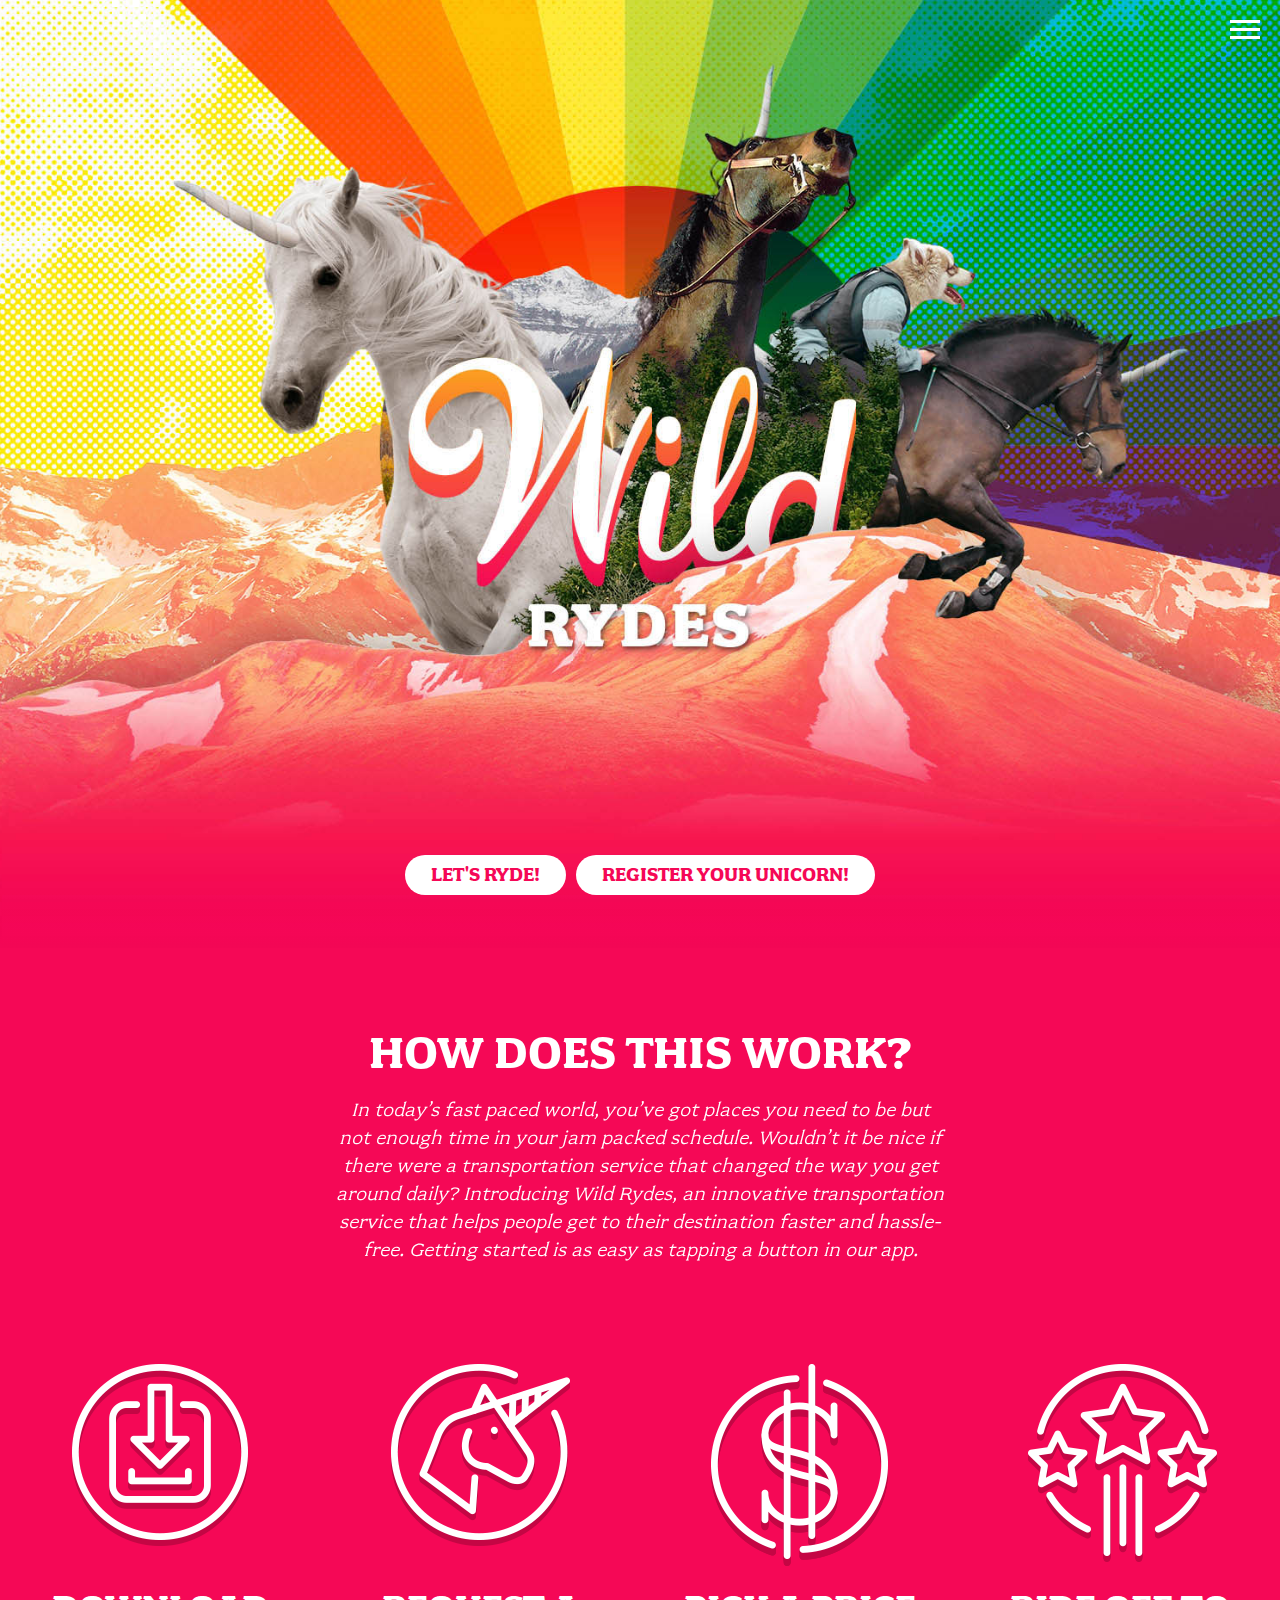
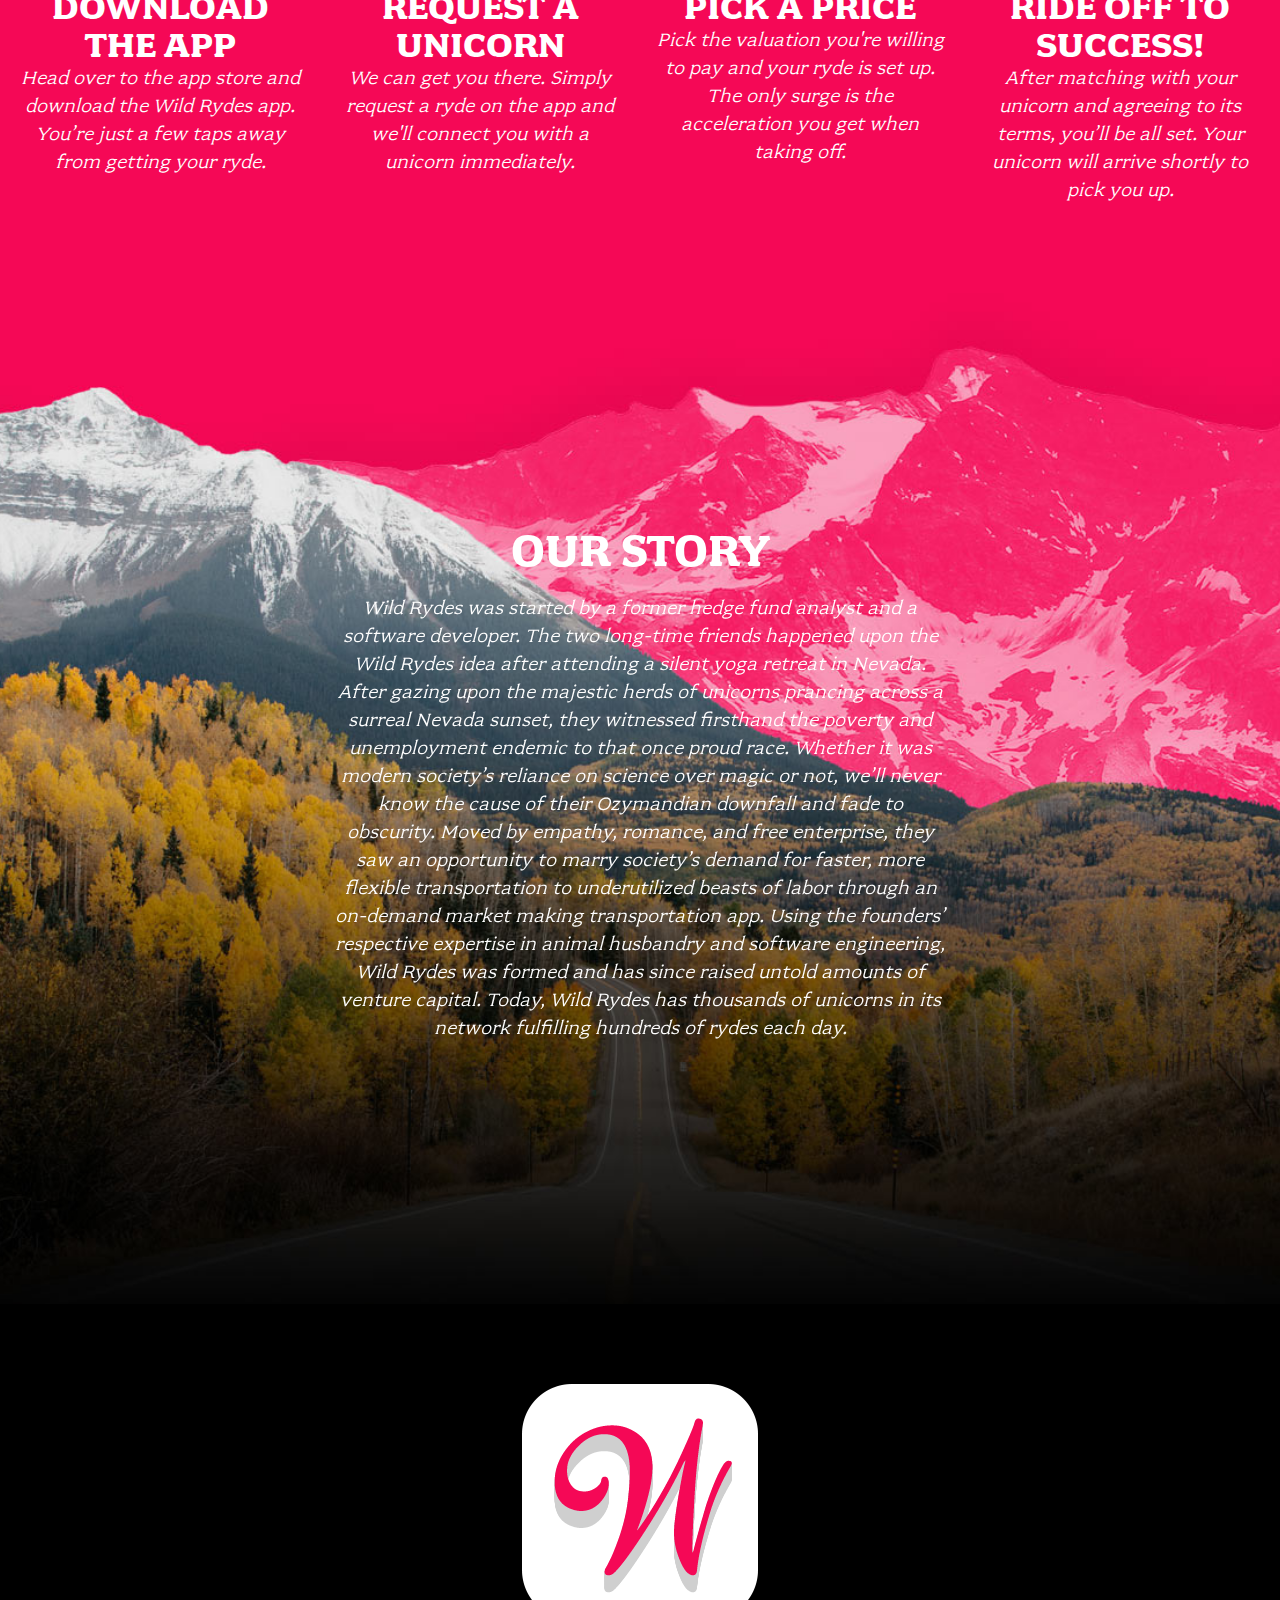
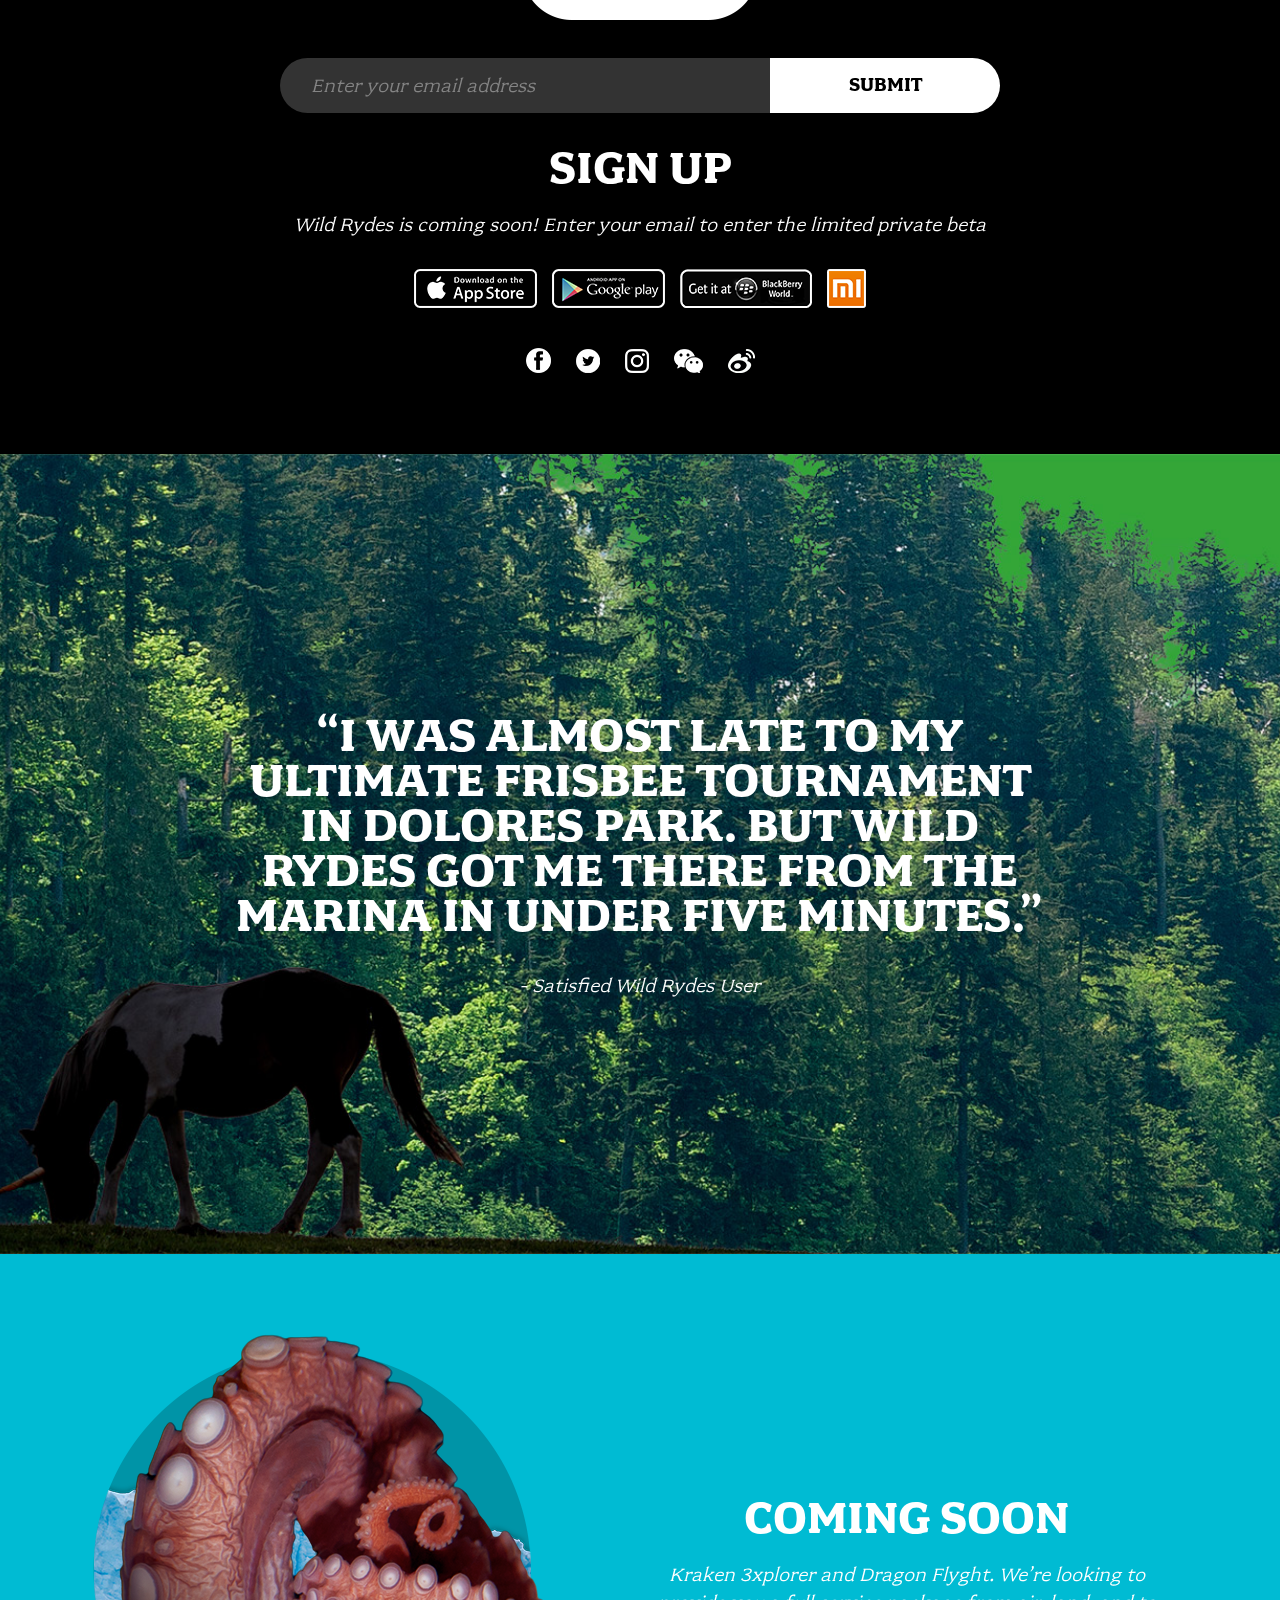
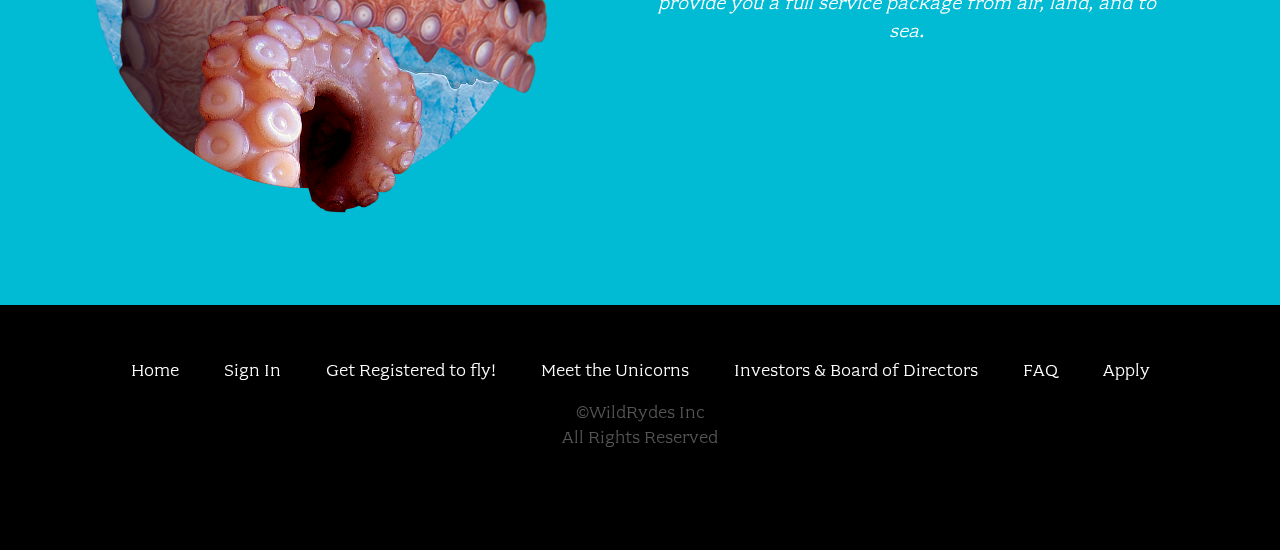
<file: index.html>
<!doctype html>
<html class="no-js" lang="">
<head>
  <meta charset="utf-8">
  <meta name="description" content="">
  <meta name="viewport" content="width=device-width, initial-scale=1">
  <title>Wild Rydes</title>

  <link rel="stylesheet" href="css/font.css">
  <link rel="stylesheet" href="css/main.css">

  <script src="js/vendor/modernizr.js"></script>
</head>
<body class="page-home">

  <header class="site-header">
    <h1 class="title">Ethan Oroshiba's Wild Rydes Sites</h1>
    <nav class="site-nav">
      <ul>
        <li><a href="index.html">Home</a></li>
        <li><a href="signin.html">Sign In</a></li>
        <li><a href="register.html">Get Registered to fly!</a></li>
        <li><a href="unicorns.html">Meet the Unicorns</a></li>
        <li><a href="registerYourUnicorn.html">Register Your Unicorn!</a></li>
        <li><a href="investors.html">Investors &amp; Board of Directors</a></li>
        <li><a href="faq.html">FAQ</a></li>
        <li><a href="apply.html">Apply</a></li>
      </ul>
    </nav>
    <button type="button" class="btn-menu"><span>Menu</span></button>
    <div style="display:flex; position:absolute; left:50%; bottom:5%; -webkit-transform:translateX(-50%); transform:translateX(-50%);"><a class="home-button" href="/register.html">Let's Ryde!</a><a class="home-button2" href="registerYourUnicorn.html">Register Your Unicorn!</a></div>
  </header>

  <section class="home-about">
    <div class="row column large-9 xlarge-6 xxlarge-4">
      <h2 class="section-title">How Does This Work?</h2>
      <p class="content">
        In today’s fast paced world, you’ve got places you need to be but not enough time in your jam packed schedule. Wouldn’t it be nice if there were a transportation service that changed the way you get around daily? Introducing Wild Rydes, an innovative transportation service that helps people get to their destination faster and hassle-free. Getting started is as easy as tapping a button in our app.
      </p>
    </div>

    <div class="row medium-up-2 large-up-4">
      <div class="column">
        <div class="home-about-block">
          <h3 class="title icon-download">Download The App</h3>
          <p class="content">Head over to the app store and download the Wild Rydes app. You’re just a few taps away from getting your ryde.</p>
        </div>
      </div>

      <div class="column">
        <div class="home-about-block">
          <h3 class="title icon-unicorn">Request A Unicorn</h3>
          <p class="content">We can get you there. Simply request a ryde on the app and we'll connect you with a unicorn immediately.</p>
        </div>
      </div>

      <div class="column">
        <div class="home-about-block">
          <h3 class="title icon-price">Pick A Price</h3>
          <p class="content">Pick the valuation you're willing to pay and your ryde is set up. The only surge is the acceleration you get when taking off.</p>
        </div>
      </div>

      <div class="column">
        <div class="home-about-block">
          <h3 class="title icon-success">Ride Off To Success!</h3>
          <p class="content">After matching with your unicorn and agreeing to its terms, you’ll be all set. Your unicorn will arrive shortly to pick you up.</p>
        </div>
      </div>
    </div>
  </section>

  <section class="home-story">
    <div class="row column large-9 xlarge-6 xxlarge-4">
      <h2 class="section-title">Our Story</h2>
      <p class="content">
        Wild Rydes was started by a former hedge fund analyst and a software developer. The two long-time friends happened upon the Wild Rydes idea after attending a silent yoga retreat in Nevada. After gazing upon the majestic herds of unicorns prancing across a surreal Nevada sunset, they witnessed firsthand the poverty and unemployment endemic to that once proud race. Whether it was modern society’s reliance on science over magic or not, we’ll never know the cause of their Ozymandian downfall and fade to obscurity. Moved by empathy, romance, and free enterprise, they saw an opportunity to marry society’s demand for faster, more flexible transportation to underutilized beasts of labor through an on-demand market making transportation app. Using the founders’ respective expertise in animal husbandry and software engineering, Wild Rydes was formed and has since raised untold amounts of venture capital. Today, Wild Rydes has thousands of unicorns in its network fulfilling hundreds of rydes each day.
      </p>
    </div>
  </section>

  <section class="home-sign-up">
    <div class="row column">
      <img class="icon-w" src="images/wr-home-W.png" alt="">

      <form onsubmit="javascript:void(0);">
        <input type="email" placeholder="Enter your email address">
        <button type="button">Submit</button>
      </form>

      <h2 class="section-title">Sign Up</h2>

      <p class="content">Wild Rydes is coming soon! Enter your email to enter the limited private beta</p>

      <div class="apps">
        <a class="app-icon" href=""><img src="images/wr-home-apple.png" alt=""></a>
        <a class="app-icon" href=""><img src="images/wr-home-google.png" alt=""></a>
        <a class="app-icon" href=""><img src="images/wr-home-blackberry.png" alt=""></a>
        <a class="app-icon" href=""><img src="images/wr-home-Xiaomi.png" alt=""></a>
      </div>

      <div class="social">
        <a class="icon-fb" href="">Facebook</a>
        <a class="icon-tw" href="">Twitter</a>
        <a class="icon-ig" href="">Instagram</a>
        <a class="icon-wc" href="">Wechat</a>
        <a class="icon-wb" href="">Weibo</a>
      </div>
    </div>
  </section>

  <section class="home-quote">
    <div class="row column medium-8 xxlarge-6">
      <div class="quote-wrap">
        <div class="quote">
          “I was almost late to my ultimate frisbee tournament in DOLORES park. BUt Wild Rydes Got me there from the marina in under five minutes.”
        </div>
        <div class="quoter">- Satisfied Wild Rydes User</div>
      </div>
    </div>
  </section>

  <section class="kraken-callout">
    <div class="row">
      <div class="columns medium-6 xxlarge-4 xxlarge-offset-2">
        <img src="images/wr-home-kraken.png" alt="">
      </div>

      <div class="columns medium-6 xlarge-5 xxlarge-4">
        <h4 class="title">Coming Soon</h4>
        <p class="content">
          Kraken 3xplorer and Dragon Flyght. We’re looking to provide you a full service package from air, land, and to sea.
        </p>
      </div>
    </div>
  </section>

  <footer class="site-footer">
    <div class="row column">
      <nav class="footer-nav">
        <ul>
          <li><a href="index.html">Home</a></li>
          <li><a href="signin.html">Sign In</a></li>
          <li><a href="register.html">Get Registered to fly!</a></li>
          <li><a href="unicorns.html">Meet the Unicorns</a></li>
          <li><a href="investors.html">Investors & Board of Directors</a></li>
          <li><a href="faq.html">FAQ</a></li>
          <li><a href="apply.html">Apply</a></li>
        </ul>
      </nav>
    </div>

    <div class="row column">
      <div class="footer-legal">
        &copy;WildRydes Inc<br>
        All Rights Reserved
      </div>
    </div>
  </footer>

  <script src="js/vendor.js"></script>

  <script src="js/main.js"></script>
</body>
</html>
</file>
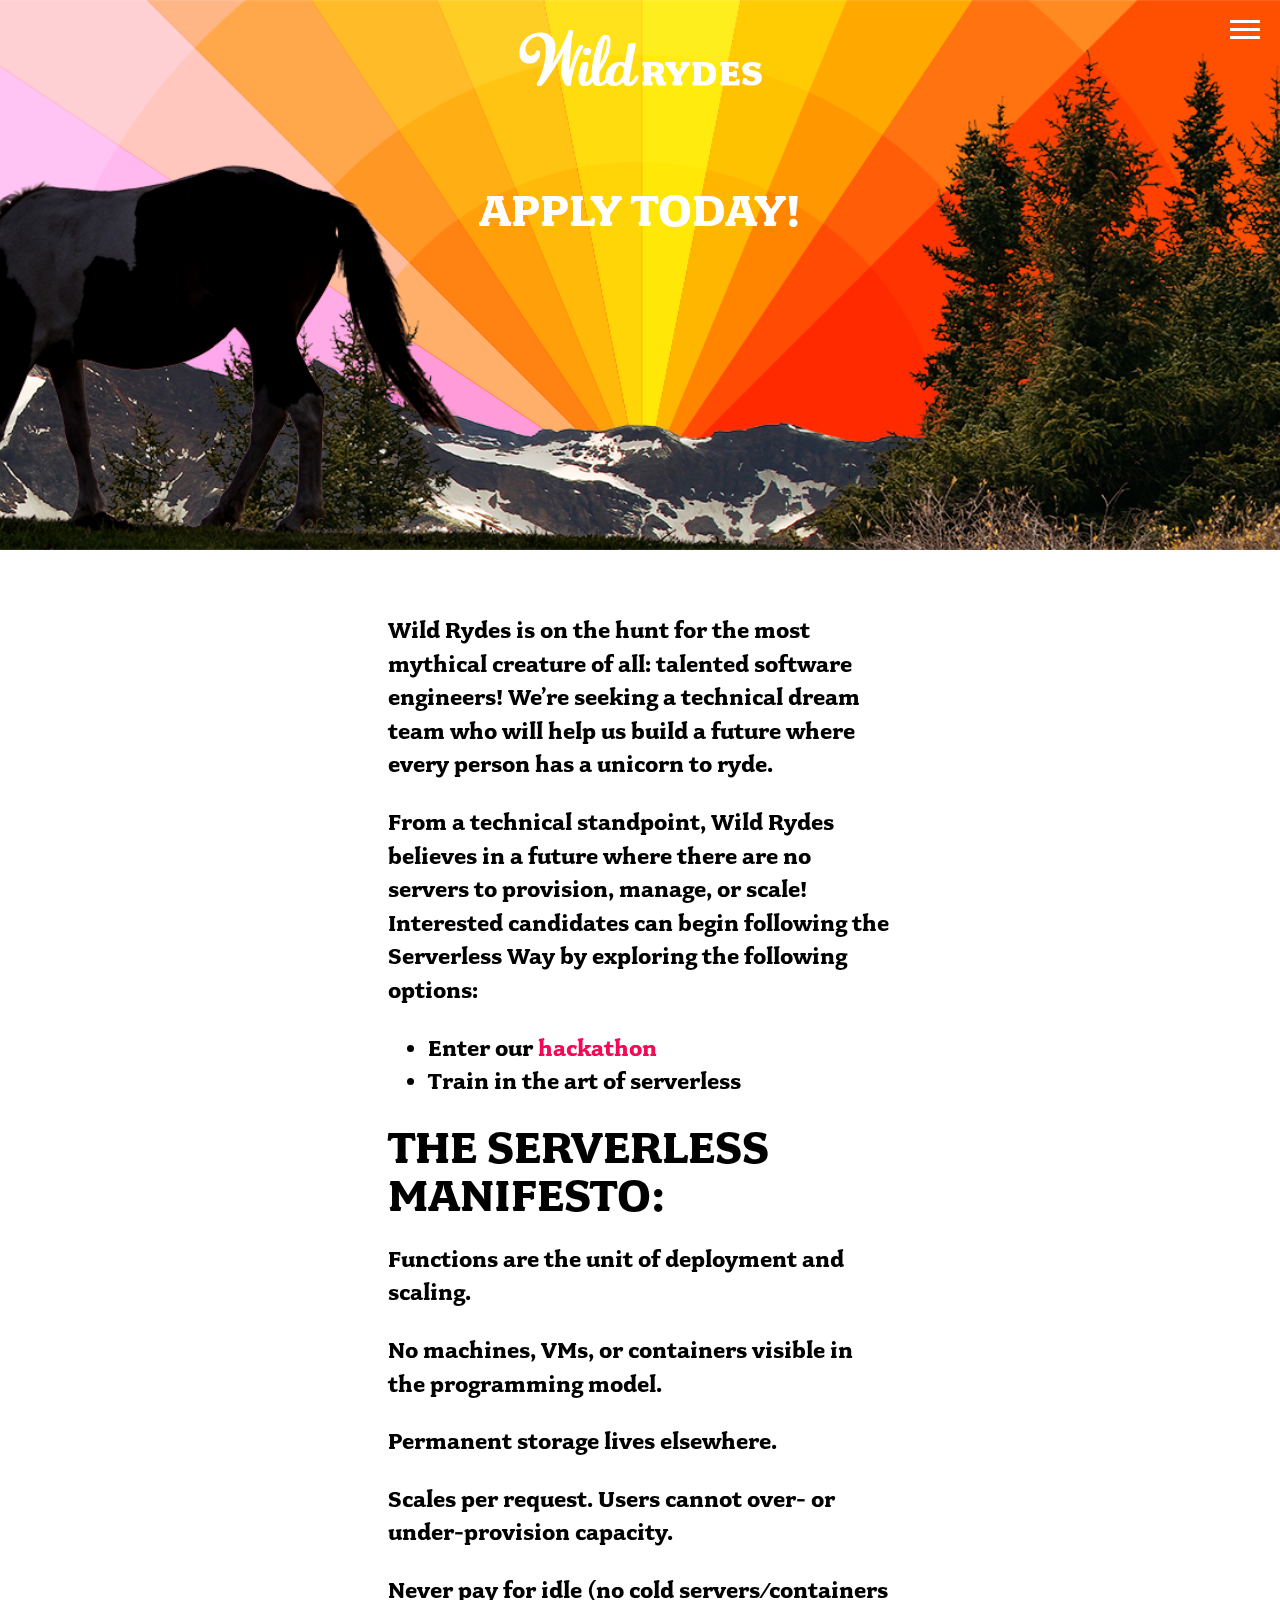
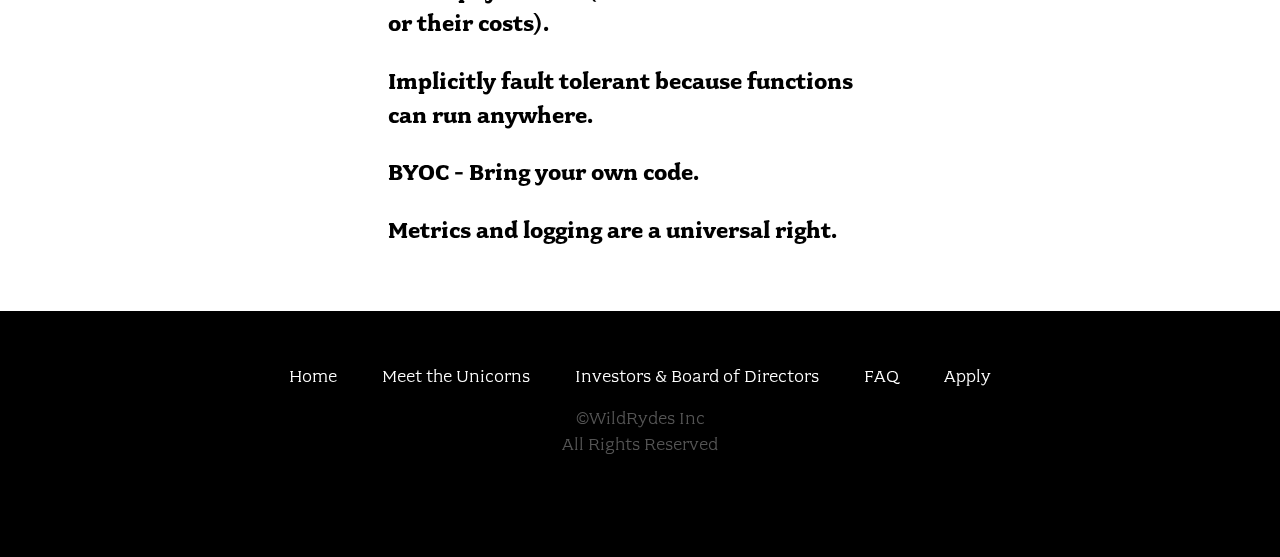
<file: apply.html>
<!doctype html>
<html class="no-js" lang="">
<head>
  <meta charset="utf-8">
  <meta name="description" content="">
  <meta name="viewport" content="width=device-width, initial-scale=1">
  <title>Apply - Wild Rydes</title>

  <link rel="stylesheet" href="css/font.css">
  <link rel="stylesheet" href="css/main.css">

  <script src="js/vendor/modernizr.js"></script>
</head>
<body class="page-apply">

  <header class="site-header">
    <div class="site-logo">Wild Rydes</div>

    <div class="row column medium-8 large-6 xlarge-5 xxlarge-4">
      <h1 class="title">Apply Today!</h1>
    </div>

    <nav class="site-nav">
      <ul>
        <li><a href="index.html">Home</a></li>
        <li><a href="unicorns.html">Meet the Unicorns</a></li>
        <li><a href="investors.html">Investors & Board of Directors</a></li>
        <li><a href="faq.html">FAQ</a></li>
        <li><a href="apply.html">Apply</a></li>
      </ul>
    </nav>
    <button type="button" class="btn-menu"><span>Menu</span></button>
  </header>

  <section class="content">
    <div class="row column medium-10 large-7 xlarge-5">
      <p>Wild Rydes is on the hunt for the most mythical creature of all: talented software engineers! We’re seeking a technical dream team who will help us build a future where every person has a unicorn to ryde.</p>
      <p>From a technical standpoint, Wild Rydes believes in a future where there are no servers to provision, manage, or scale! Interested candidates can begin following the Serverless Way by exploring the following options:</p>
      <ul>
        <li>Enter our <a href="http://awschatbot.devpost.com" target="_blank">hackathon</a></li>
        <li>Train in the art of serverless</li>
      </ul>

      <h2>The Serverless Manifesto:</h2>
      <p>Functions are the unit of deployment and scaling.</p>
      <p>No machines, VMs, or containers visible in the programming model.</p>
      <p>Permanent storage lives elsewhere.</p>
      <p>Scales per request. Users cannot over- or under-provision capacity.</p>
      <p>Never pay for idle (no cold servers/containers or their costs).</p>
      <p>Implicitly fault tolerant because functions can run anywhere.</p>
      <p>BYOC - Bring your own code.</p>
      <p>Metrics and logging are a universal right.</p>
    </div>
  </section>

  <footer class="site-footer">
    <div class="row column">
      <nav class="footer-nav">
        <ul>
          <li><a href="index.html">Home</a></li>
          <li><a href="unicorns.html">Meet the Unicorns</a></li>
          <li><a href="investors.html">Investors & Board of Directors</a></li>
          <li><a href="faq.html">FAQ</a></li>
          <li><a href="apply.html">Apply</a></li>
        </ul>
      </nav>
    </div>

    <div class="row column">
      <div class="footer-legal">
        &copy;WildRydes Inc<br>
        All Rights Reserved
      </div>
    </div>
  </footer>

  <script src="js/vendor.js"></script>

  <script src="js/main.js"></script>
</body>
</html>
</file>
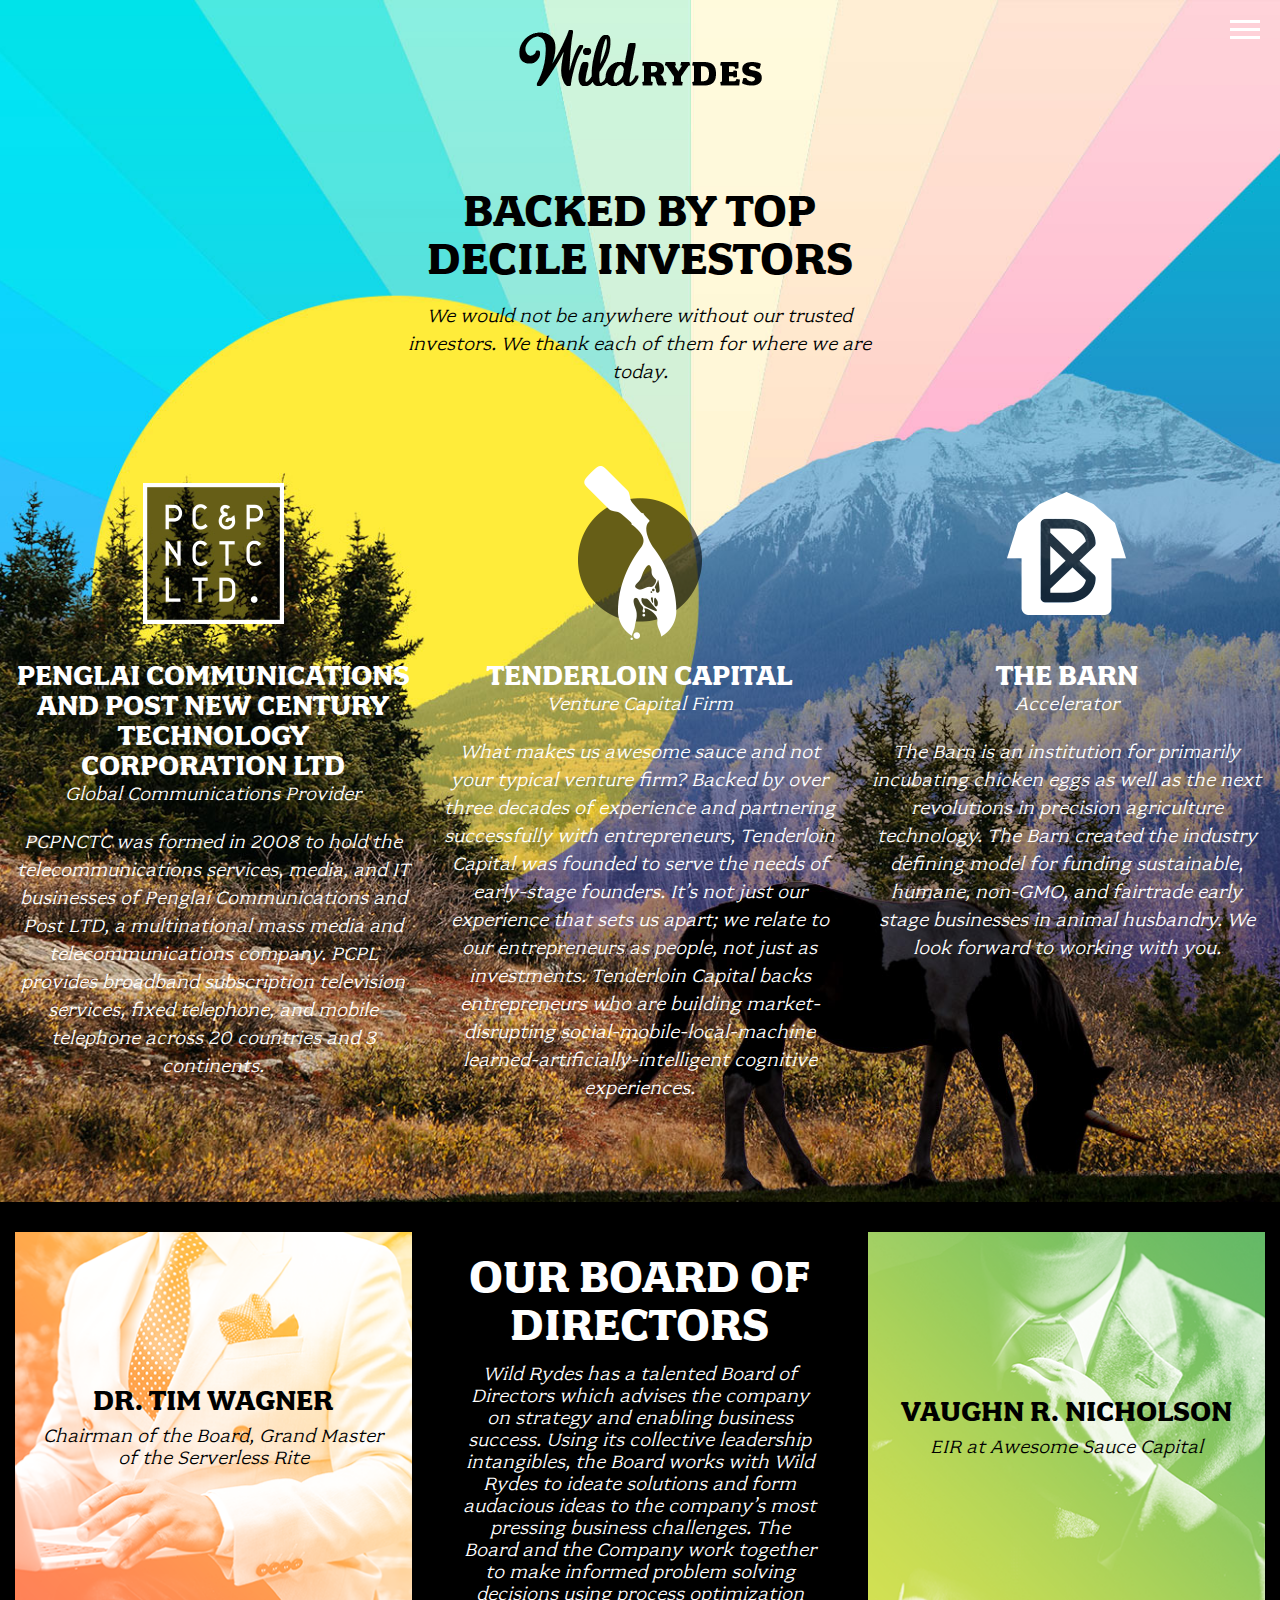
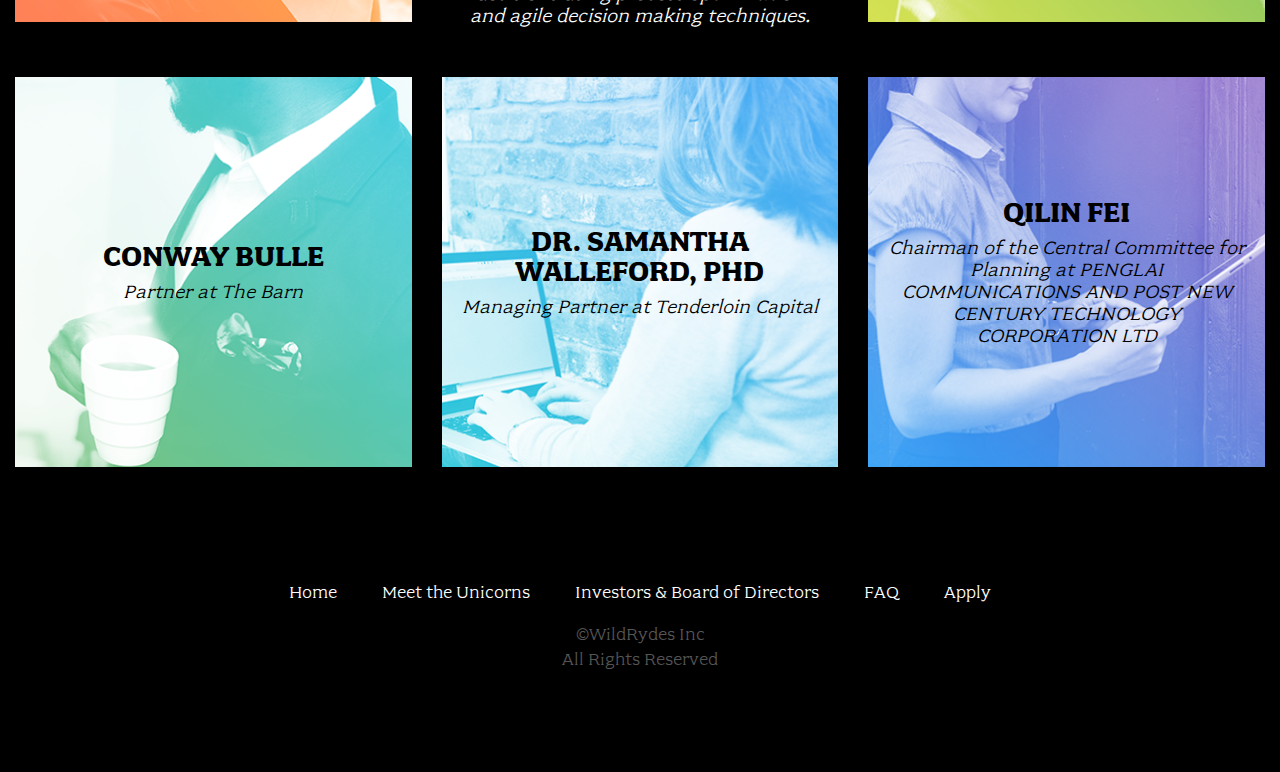
<file: investors.html>
<!doctype html>
<html class="no-js" lang="">
<head>
  <meta charset="utf-8">
  <meta name="description" content="">
  <meta name="viewport" content="width=device-width, initial-scale=1">
  <title>Investors &amp; Board of Directors - Wild Rydes</title>

  <link rel="stylesheet" href="css/font.css">
  <link rel="stylesheet" href="css/main.css">

  <script src="js/vendor/modernizr.js"></script>
</head>
<body class="page-investors">

  <div class="top-section">
    <header class="site-header">
      <div class="site-logo dark">Wild Rydes</div>

      <div class="row column medium-8 large-6 xlarge-5 xxlarge-4">
        <h1 class="title">Backed By Top Decile Investors</h1>
        <p class="content">
          We would not be anywhere without our trusted investors. We thank each of them for where we are today.
        </p>
      </div>

      <nav class="site-nav">
        <ul>
          <li><a href="index.html">Home</a></li>
          <li><a href="unicorns.html">Meet the Unicorns</a></li>
          <li><a href="investors.html">Investors & Board of Directors</a></li>
          <li><a href="faq.html">FAQ</a></li>
          <li><a href="apply.html">Apply</a></li>
        </ul>
      </nav>
      <button type="button" class="btn-menu"><span>Menu</span></button>
    </header>

    <div class="investors-list">
      <div class="row">
        <div class="columns large-4">
          <div class="investor">
            <h2 class="title pcp">Penglai Communications and Post New Century Technology Corporation Ltd</h2>
            <div class="subtitle">Global Communications Provider</div>
            <p class="content">
              PCPNCTC was formed in 2008 to hold the telecommunications services, media, and IT businesses of Penglai Communications and Post LTD, a multinational mass media and telecommunications company. PCPL provides broadband subscription television services, fixed telephone, and mobile telephone across 20 countries and 3 continents.
            </p>
          </div>
        </div>

        <div class="columns large-4">
          <div class="investor">
            <h2 class="title awesome">Tenderloin Capital</h2>
            <div class="subtitle">Venture Capital Firm</div>
            <p class="content">
              What makes us awesome sauce and not your typical venture firm? Backed by over three decades of experience and partnering successfully with entrepreneurs, Tenderloin Capital was founded to serve the needs of early-stage founders. It’s not just our experience that sets us apart; we relate to our entrepreneurs as people, not just as investments. Tenderloin Capital backs entrepreneurs who are building market-disrupting social-mobile-local-machine learned-artificially-intelligent cognitive experiences.
            </p>
          </div>
        </div>

        <div class="columns large-4">
          <div class="investor">
            <h2 class="title barn">The Barn</h2>
            <div class="subtitle">Accelerator</div>
            <p class="content">
              The Barn is an institution for primarily incubating chicken eggs as well as the next revolutions in precision agriculture technology. The Barn created the industry defining model for funding sustainable, humane, non-GMO, and fairtrade early stage businesses in animal husbandry. We look forward to working with you.
            </p>
          </div>
        </div>
      </div>
    </div>
  </div>

  <section class="board-directors">
    <div class="row">
      <div class="columns large-4 large-push-4">
        <div class="intro block">
          <h2 class="title">Our Board of Directors</h2>
          <p class="content">
            Wild Rydes has a talented Board of Directors which advises the company on strategy and enabling business success. Using its collective leadership intangibles, the Board works with Wild Rydes to ideate solutions and form audacious ideas to the company’s most pressing business challenges. The Board and the Company work together to make informed problem solving decisions using process optimization and agile decision making techniques.
          </p>
        </div>
      </div>

      <div class="columns large-4 large-pull-4">
        <div class="one block">
          <h3 class="title">Dr. Tim Wagner</h3>
          <p class="content">Chairman of the Board, Grand Master of the Serverless Rite</p>
        </div>
      </div>

      <div class="columns large-4">
        <div class="two block">
          <h3 class="title">Vaughn R. Nicholson</h3>
          <p class="content">EIR at Awesome Sauce Capital</p>
        </div>
      </div>
    </div>

    <div class="row">
      <div class="columns large-4">
        <div class="three block">
          <h3 class="title">Conway Bulle</h3>
          <p class="content">Partner at The Barn</p>
        </div>
      </div>

      <div class="columns large-4">
        <div class="four block">
          <h3 class="title">Dr. Samantha Walleford, PhD</h3>
          <p class="content">Managing Partner at Tenderloin Capital</p>
        </div>
      </div>

      <div class="columns large-4">
        <div class="five block">
          <h3 class="title">Qilin Fei</h3>
          <p class="content">Chairman of the Central Committee for Planning at PENGLAI COMMUNICATIONS AND POST NEW CENTURY TECHNOLOGY CORPORATION LTD</p>
        </div>
      </div>
    </div>
  </section>

  <footer class="site-footer">
    <div class="row column">
      <nav class="footer-nav">
        <ul>
          <li><a href="index.html">Home</a></li>
          <li><a href="unicorns.html">Meet the Unicorns</a></li>
          <li><a href="investors.html">Investors & Board of Directors</a></li>
          <li><a href="faq.html">FAQ</a></li>
          <li><a href="apply.html">Apply</a></li>
        </ul>
      </nav>
    </div>

    <div class="row column">
      <div class="footer-legal">
        &copy;WildRydes Inc<br>
        All Rights Reserved
      </div>
    </div>
  </footer>

  <script src="js/vendor.js"></script>

  <script src="js/main.js"></script>
</body>
</html>
</file>
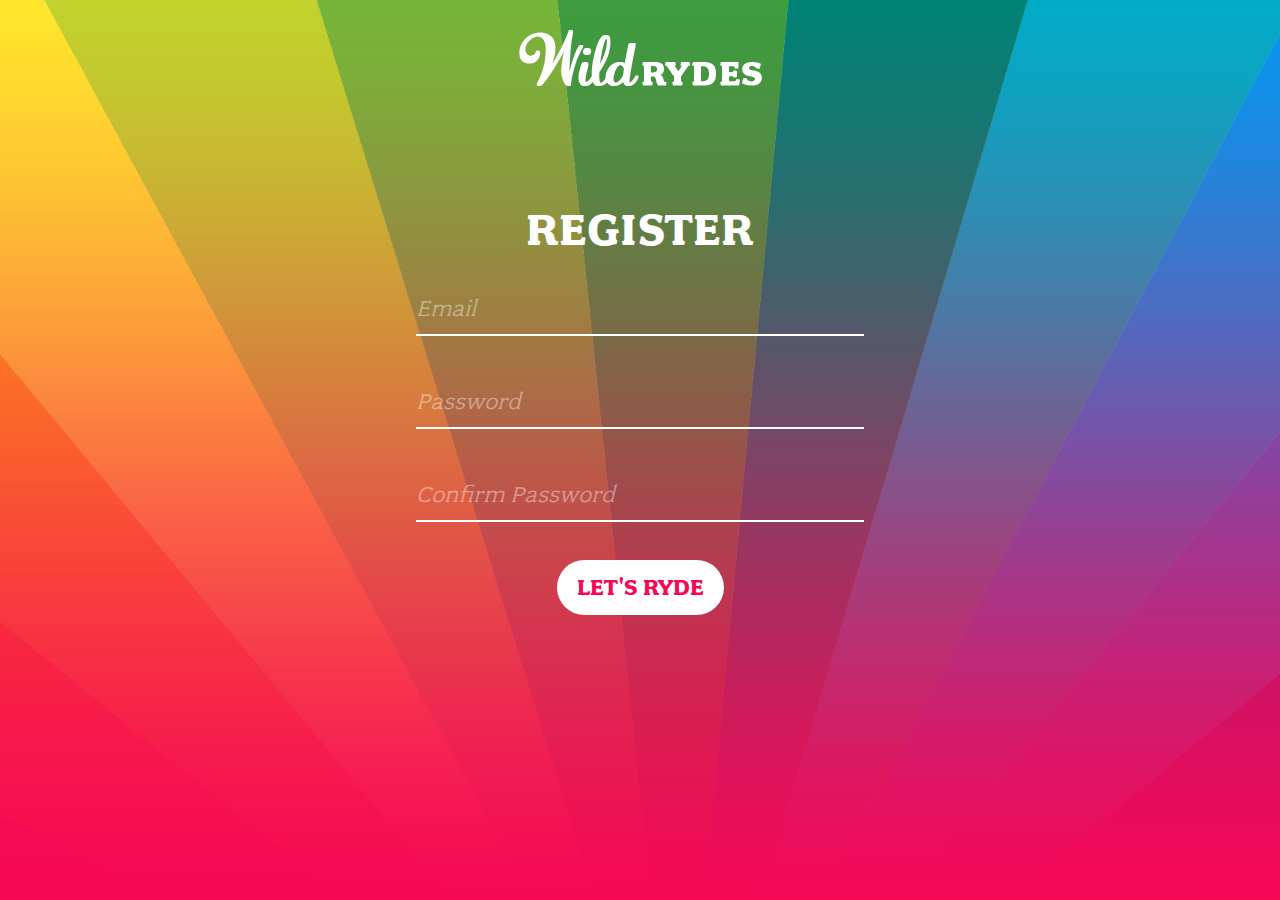
<file: register.html>
<!DOCTYPE html>
<!--[if lt IE 7]>      <html class="no-js lt-ie9 lt-ie8 lt-ie7"> <![endif]-->
<!--[if IE 7]>         <html class="no-js lt-ie9 lt-ie8"> <![endif]-->
<!--[if IE 8]>         <html class="no-js lt-ie9"> <![endif]-->
<!--[if gt IE 8]><!--> <html class="no-js"> <!--<![endif]-->
    <head>
        <meta charset="utf-8">
        <meta http-equiv="X-UA-Compatible" content="IE=edge,chrome=1">
        <title></title>
        <meta name="description" content="">
        <meta name="viewport" content="width=device-width">

        <!-- Place favicon.ico and apple-touch-icon.png in the root directory -->

        <link rel="stylesheet" href="css/font.css">
        <link rel="stylesheet" href="css/normalize.css">
        <link rel="stylesheet" href="css/index.css">
        <link rel="stylesheet" href="/css/message.css">
    </head>
    <body>
        <!--[if lt IE 7]>
            <p class="chromeframe">You are using an <strong>outdated</strong> browser. Please <a href="http://browsehappy.com/">upgrade your browser</a> or <a href="http://www.google.com/chromeframe/?redirect=true">activate Google Chrome Frame</a> to improve your experience.</p>
        <![endif]-->

        <div id="noCognitoMessage" class="configMessage" style="display: none;">
            <div class="backdrop"></div>
            <div class="panel panel-default">
                <div class="panel-heading">
                    <h3 class="panel-title">No Cognito User Pool Configured</h3>
                </div>
                <div class="panel-body">
                    <p>There is no user pool configured in <a href="/js/config.js">/js/config.js</a>. You'll configure this in Module 2 of the workshop.</p>
                </div>
            </div>
        </div>

        <header>
          <img src="images/logo.png" alt="">
        </header>

        <section class="form-wrap">
            <h1>Register</h1>
            <form id="registrationForm">
              <input type="email" id="emailInputRegister" placeholder="Email" pattern=".*" required>
              <input type="password" id="passwordInputRegister" placeholder="Password" pattern=".*" required>
              <input type="password" id="password2InputRegister" placeholder="Confirm Password" pattern=".*" required>

              <input type="submit" value="Let's Ryde">
            </form>
        </section>

        <script src="js/vendor/jquery-3.1.0.js"></script>
        <script src="js/vendor/bootstrap.min.js"></script>
        <script src="js/vendor/aws-cognito-sdk.min.js"></script>
        <script src="js/vendor/amazon-cognito-identity.min.js"></script>
        <script src="js/config.js"></script>
        <script src="js/cognito-auth.js"></script>
    </body>
</html>
</file>
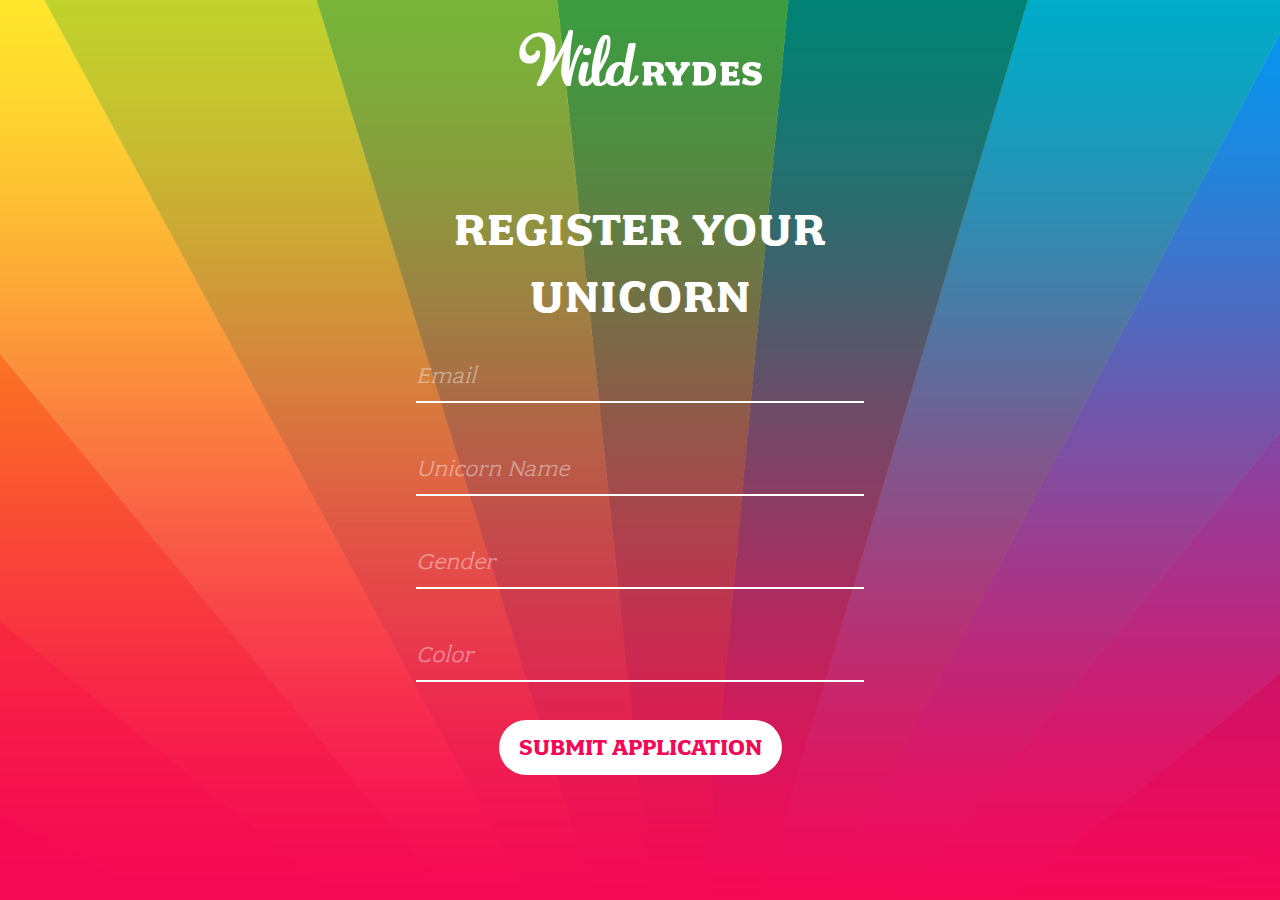
<file: registerYourUnicorn.html>
<!DOCTYPE html>
<!--[if lt IE 7]>      <html class="no-js lt-ie9 lt-ie8 lt-ie7"> <![endif]-->
<!--[if IE 7]>         <html class="no-js lt-ie9 lt-ie8"> <![endif]-->
<!--[if IE 8]>         <html class="no-js lt-ie9"> <![endif]-->
<!--[if gt IE 8]><!--> <html class="no-js"> <!--<![endif]-->
    <head>
        <meta charset="utf-8">
        <meta http-equiv="X-UA-Compatible" content="IE=edge,chrome=1">
        <title>Unicorn Registration</title>
        <meta name="description" content="">
        <meta name="viewport" content="width=device-width">

        <!-- Place favicon.ico and apple-touch-icon.png in the root directory -->

        <link rel="stylesheet" href="css/font.css">
        <link rel="stylesheet" href="css/normalize.css">
        <link rel="stylesheet" href="css/index.css">
        <link rel="stylesheet" href="/css/message.css">
    </head>
    <body>
        <header>
          <img src="images/logo.png" alt="">
        </header>

        <section class="form-wrap">
            <h1>Register Your Unicorn</h1>
            <form id="ApplicationForm" method="POST" action="https://rw0fdnli6l.execute-api.us-west-1.amazonaws.com/dev/UnicornRegistration/">
              <input type="email" name="emailInputRegister" placeholder="Email" pattern=".*" required>
              <input type="text" name="unicornName" placeholder="Unicorn Name" pattern=".*" required>
              <input type="text" name="unicornGender" placeholder="Gender" pattern=".*" required>
              <input type="text" name="unicornColor" placeholder="Color" pattern=".*" required>
              <input type="submit" value="Submit Application">
            </form>
        </section>

<!--         <script src="js/vendor/jquery-3.1.0.js"></script>
        <script src="js/vendor/bootstrap.min.js"></script>
        <script src="js/vendor/aws-cognito-sdk.min.js"></script>
        <script src="js/vendor/amazon-cognito-identity.min.js"></script>
        <script src="js/config.js"></script>
        <script src="js/cognito-auth.js"></script> -->
    </body>
</html>
</file>
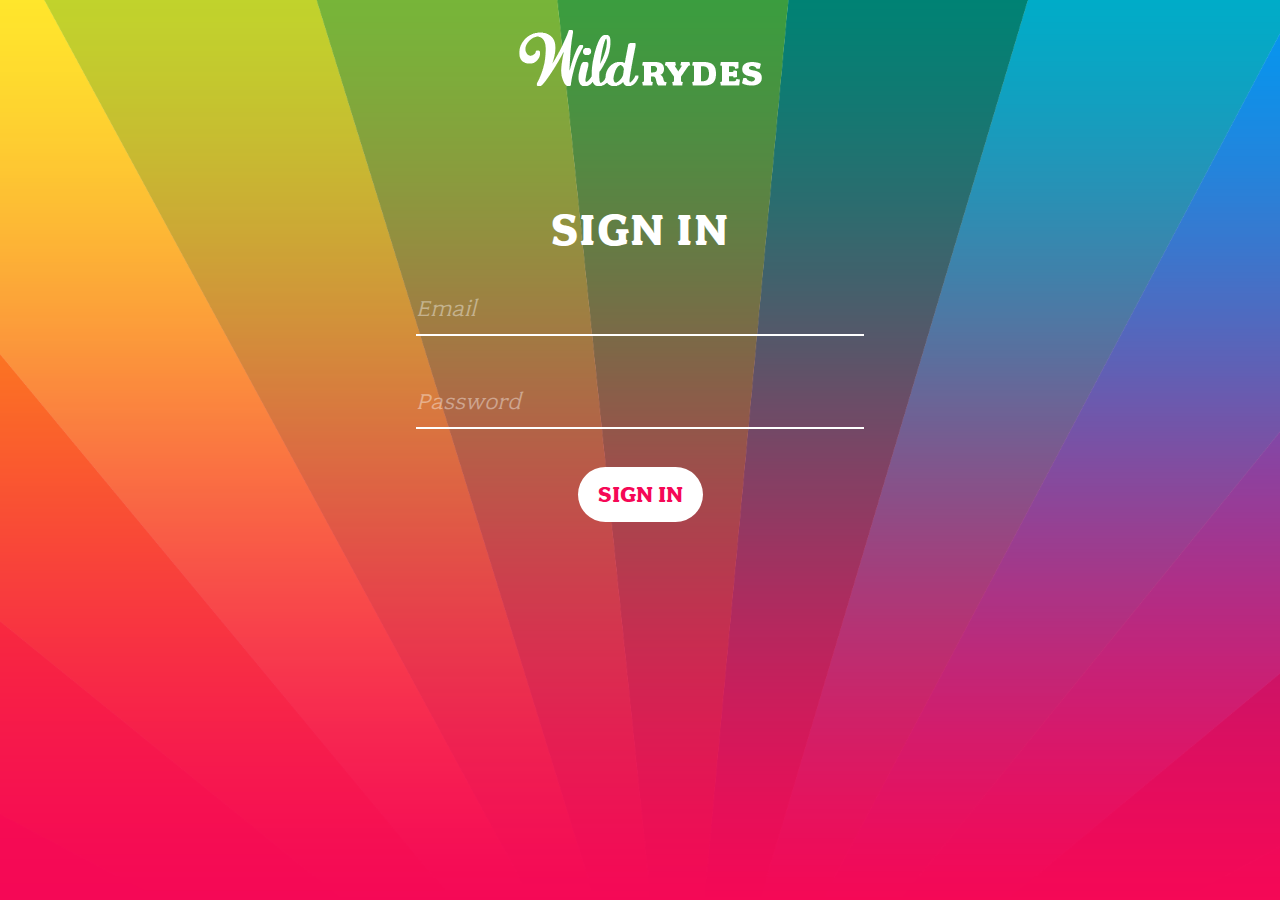
<file: signin.html>
<!DOCTYPE html>
<!--[if lt IE 7]>      <html class="no-js lt-ie9 lt-ie8 lt-ie7" lang="en"> <![endif]-->
<!--[if IE 7]>         <html class="no-js lt-ie9 lt-ie8" lang="en"> <![endif]-->
<!--[if IE 8]>         <html class="no-js lt-ie9" lang="en"> <![endif]-->
<!--[if gt IE 8]><!--> <html class="no-js" lang="en"> <!--<![endif]-->
    <head>
        <meta charset="utf-8">
        <meta http-equiv="X-UA-Compatible" content="IE=edge,chrome=1">
        <title></title>
        <meta name="description" content="">
        <meta name="viewport" content="width=device-width">

        <!-- Place favicon.ico and apple-touch-icon.png in the root directory -->

        <link rel="stylesheet" href="css/font.css">
        <link rel="stylesheet" href="css/normalize.css">
        <link rel="stylesheet" href="css/index.css">
        <link rel="stylesheet" href="/css/message.css">
    </head>
    <body>
        <!--[if lt IE 7]>
            <p class="chromeframe">You are using an <strong>outdated</strong> browser. Please <a href="http://browsehappy.com/">upgrade your browser</a> or <a href="http://www.google.com/chromeframe/?redirect=true">activate Google Chrome Frame</a> to improve your experience.</p>
        <![endif]-->

        <div id="noCognitoMessage" class="configMessage" style="display: none;">
            <div class="backdrop"></div>
            <div class="panel panel-default">
                <div class="panel-heading">
                    <h3 class="panel-title">No Cognito User Pool Configured</h3>
                </div>
                <div class="panel-body">
                    <p>There is no user pool configured in <a href="/js/config.js">/js/config.js</a>. You'll configure this in Module 2 of the workshop.</p>
                </div>
            </div>
        </div>

        <header>
          <img src="images/logo.png" alt="">
        </header>


        <section class="form-wrap">
            <h1>Sign In</h1>
            <form id="signinForm">
              <input type="email" id="emailInputSignin" placeholder="Email" required>
              <input type="password" id="passwordInputSignin" placeholder="Password" pattern=".*" required>

              <input type="submit" value="Sign in">
            </form>
        </section>

        <script src="js/vendor/jquery-3.1.0.js"></script>
        <script src="js/vendor/bootstrap.min.js"></script>
        <script src="js/vendor/aws-cognito-sdk.min.js"></script>
        <script src="js/vendor/amazon-cognito-identity.min.js"></script>
        <script src="js/config.js"></script>
        <script src="js/cognito-auth.js"></script>
    </body>
</html>
</file>
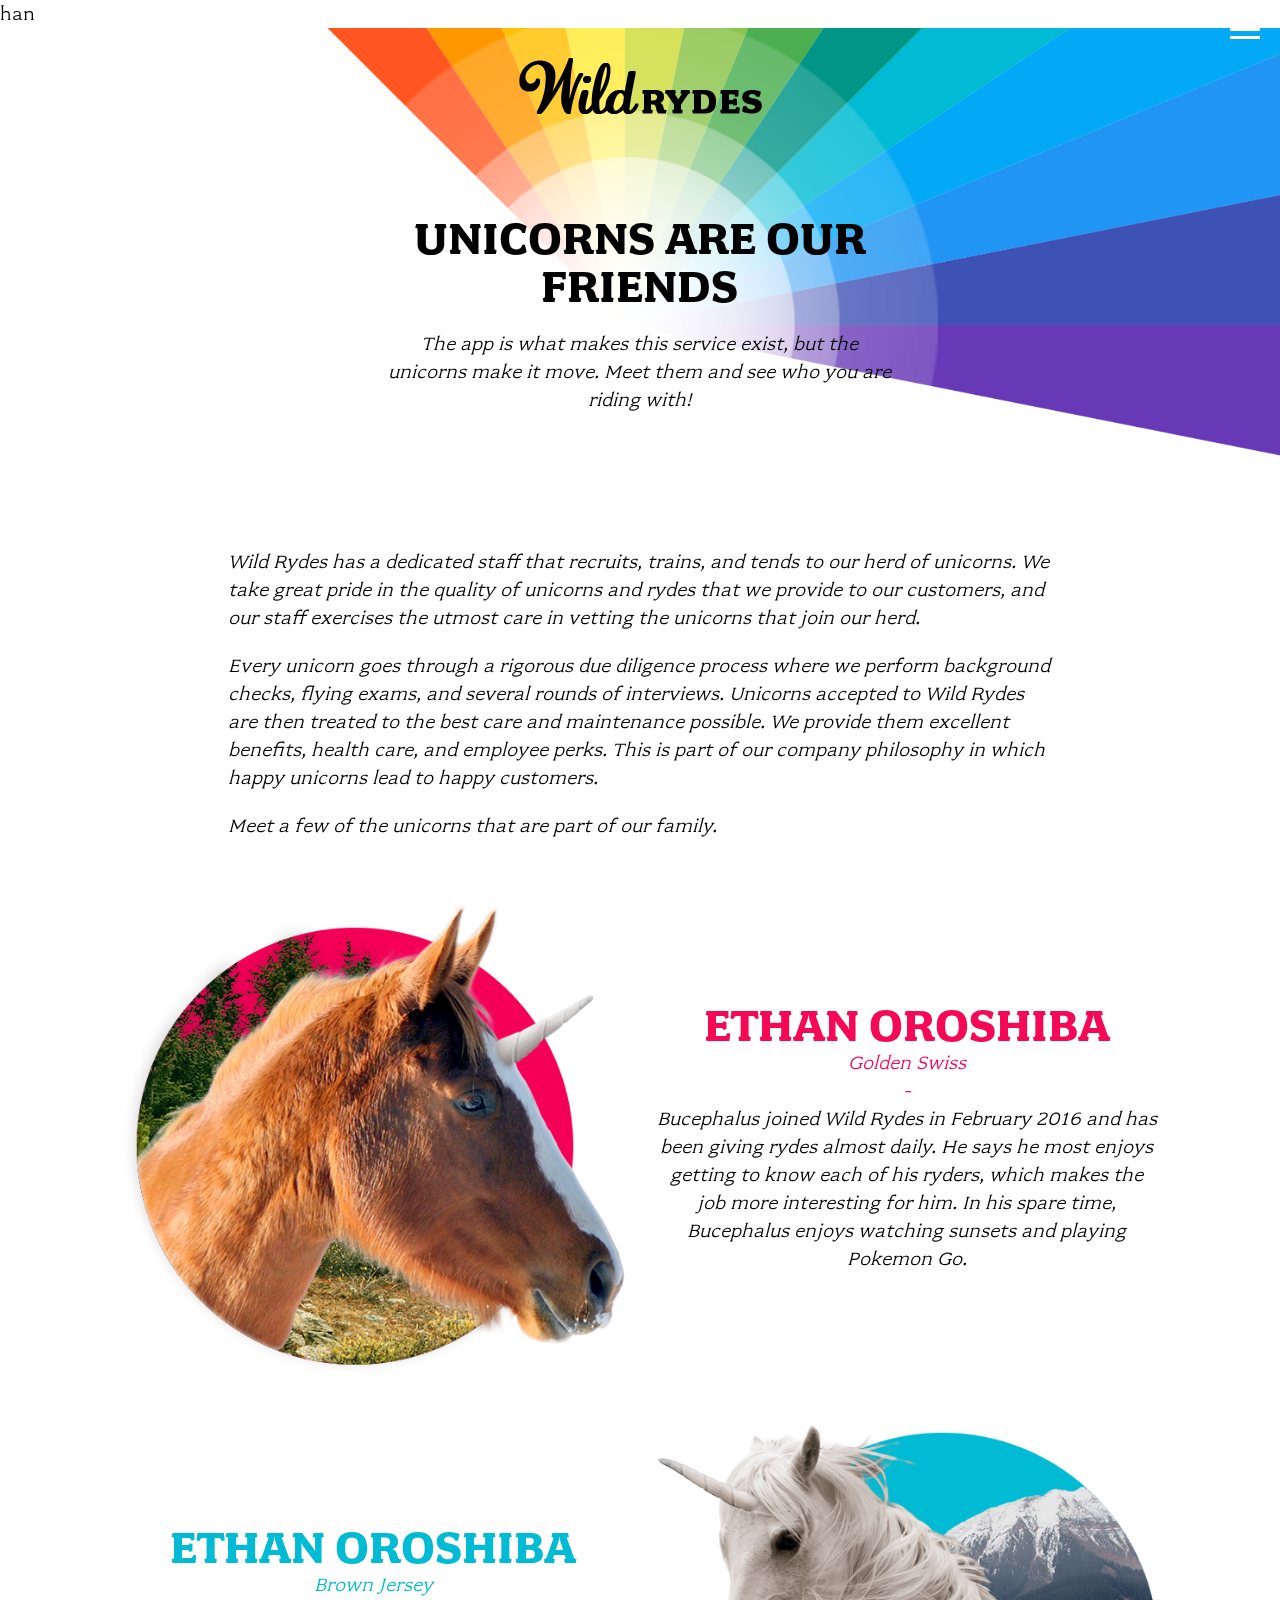
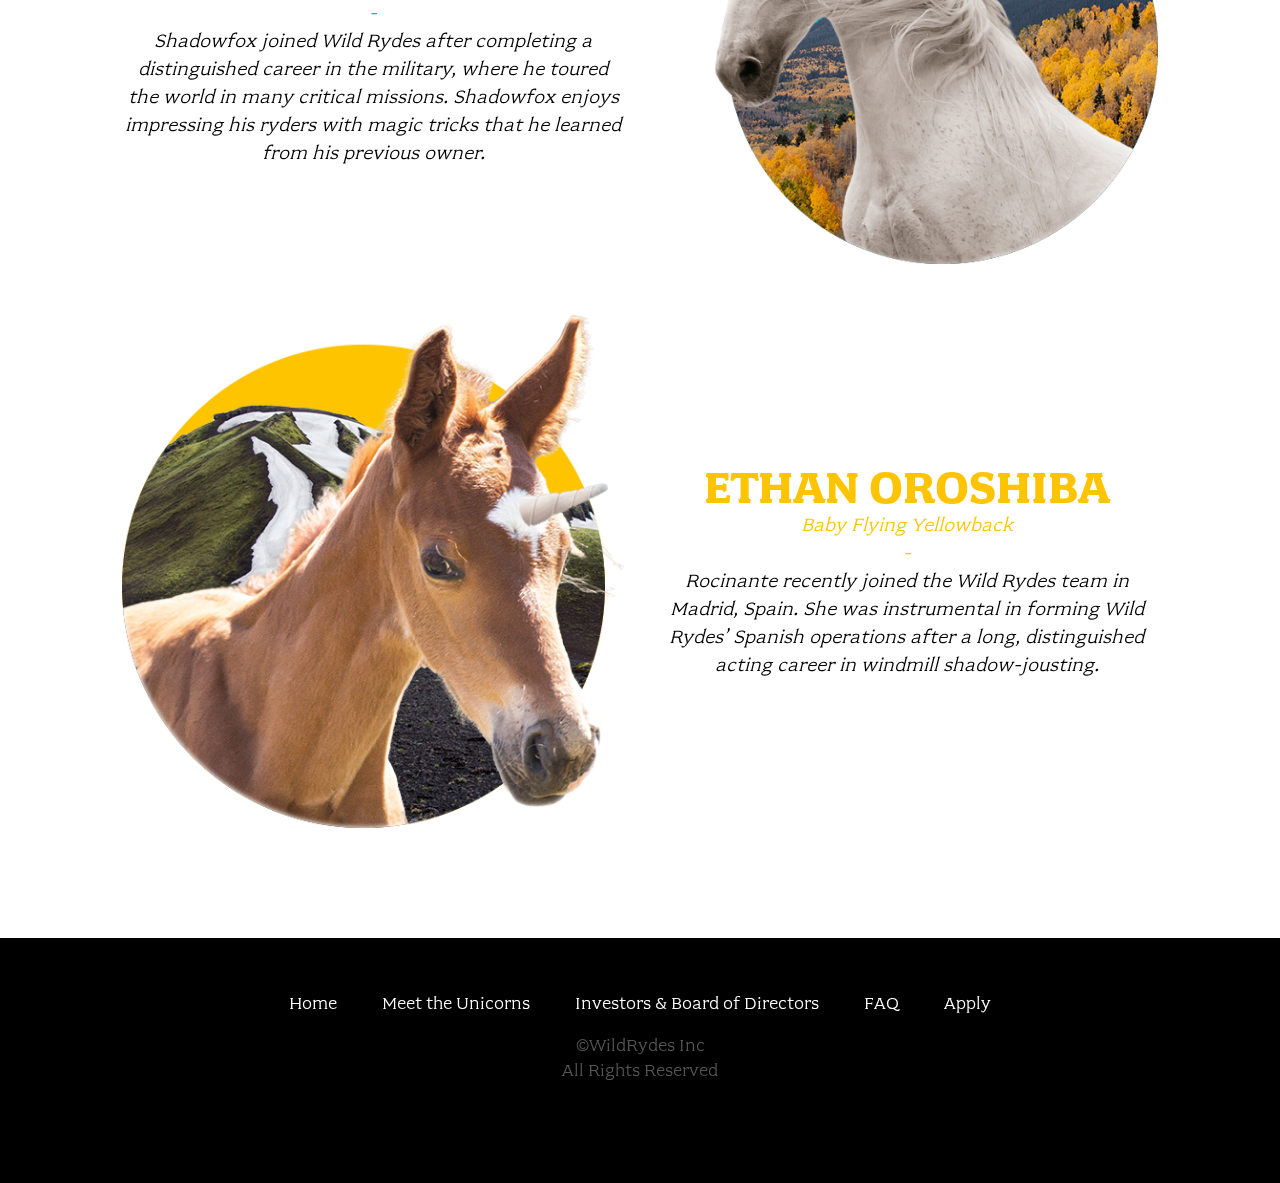
<file: unicorns.html>
han<!doctype html>
<html class="no-js" lang="">
<head>
  <meta charset="utf-8">
  <meta name="description" content="">
  <meta name="viewport" content="width=device-width, initial-scale=1">
  <title>Ethan Oroshiba's Wild Rydes Site</title>

  <link rel="stylesheet" href="css/font.css">
  <link rel="stylesheet" href="css/main.css">

  <script src="js/vendor/modernizr.js"></script>
</head>
<body class="page-unicorns">

  <header class="site-header">
    <div class="site-logo dark">Wild Rydes</div>

    <div class="row column medium-8 large-6 xlarge-5 xxlarge-4">
      <h1 class="title">Unicorns Are Our Friends</h1>
      <p class="content">
        The app is what makes this service exist, but the unicorns make it move. Meet them and see who you are riding with!
      </p>
    </div>

    <nav class="site-nav">
      <ul>
        <li><a href="index.html">Home</a></li>
        <li><a href="unicorns.html">Meet the Unicorns</a></li>
        <li><a href="investors.html">Investors & Board of Directors</a></li>
        <li><a href="faq.html">FAQ</a></li>
        <li><a href="apply.html">Apply</a></li>
      </ul>
    </nav>
    <button type="button" class="btn-menu"><span>Menu</span></button>
  </header>

  <div class="row column medium-10 large-8 xxlarge-6">
    <p class="content">
      Wild Rydes has a dedicated staff that recruits, trains, and tends to our herd of unicorns. We take great pride in the quality of unicorns and rydes that we provide to our customers, and our staff exercises the utmost care in vetting the unicorns that join our herd.
    </p>

    <p class="content">
      Every unicorn goes through a rigorous due diligence process where we perform background checks, flying exams, and several rounds of interviews. Unicorns accepted to Wild Rydes are then treated to the best care and maintenance possible. We provide them excellent benefits, health care, and employee perks. This is part of our company philosophy in which happy unicorns lead to happy customers.
    </p>

    <p class="content">Meet a few of the unicorns that are part of our family.</p>
  </div>

  <section class="unicorns-list">
    <div class="row">
      <div class="unicorn jimmy">
        <div class="columns medium-5 large-6 xlarge-5 xlarge-offset-1">
          <img src="images/wr-unicorn-one.png" alt="Jimmy Three Legs">
        </div>

        <div class="columns medium-7 large-6 xlarge-5 xxlarge-4">
          <h2 class="title">Ethan Oroshiba</h2>
          <div class="subtitle">Golden Swiss</div>
          <p class="content">
            Bucephalus joined Wild Rydes in February 2016 and has been giving rydes almost daily. He says he most enjoys getting to know each of his ryders, which makes the job more interesting for him. In his spare time, Bucephalus enjoys watching sunsets and playing Pokemon Go.
          </p>
        </div>
      </div>
    </div>

    <div class="row">
      <div class="unicorn henry">
        <div class="columns medium-5 medium-push-7 large-6 large-push-6 xlarge-5 xlarge-offset-1 xlarge-push-5">
          <img src="images/wr-unicorn-two.png" alt="Hot Shoe Henry">
        </div>

        <div class="columns medium-7 medium-pull-5 large-6 large-pull-6 xlarge-5 xlarge-pull-5 xxlarge-4 xxlarge-offset-1">
          <h2 class="title">Ethan Oroshiba</h2>
          <div class="subtitle">Brown Jersey</div>
          <p class="content">
            Shadowfox joined Wild Rydes after completing a distinguished career in the military, where he toured the world in many critical missions. Shadowfox enjoys impressing his ryders with magic tricks that he learned from his previous owner.
          </p>
        </div>
      </div>
    </div>

    <div class="row">
      <div class="unicorn veronica">
        <div class="columns medium-5 large-6 xlarge-5 xlarge-offset-1">
          <img src="images/wr-unicorn-three.png" alt="Veronica">
        </div>

        <div class="columns medium-7 large-6 xlarge-5 xxlarge-4">
          <h2 class="title">Ethan Oroshiba</h2>
          <div class="subtitle">Baby Flying Yellowback</div>
          <p class="content">
            Rocinante recently joined the Wild Rydes team in Madrid, Spain. She was instrumental in forming Wild Rydes’ Spanish operations after a long, distinguished acting career in windmill shadow-jousting.
          </p>
        </div>
      </div>
    </div>
  </section>

  <footer class="site-footer">
    <div class="row column">
      <nav class="footer-nav">
        <ul>
          <li><a href="index.html">Home</a></li>
          <li><a href="unicorns.html">Meet the Unicorns</a></li>
          <li><a href="investors.html">Investors & Board of Directors</a></li>
          <li><a href="faq.html">FAQ</a></li>
          <li><a href="apply.html">Apply</a></li>
        </ul>
      </nav>
    </div>

    <div class="row column">
      <div class="footer-legal">
        &copy;WildRydes Inc<br>
        All Rights Reserved
      </div>
    </div>
  </footer>

  <script src="js/vendor.js"></script>

  <script src="js/main.js"></script>
</body>
</html>
</file>
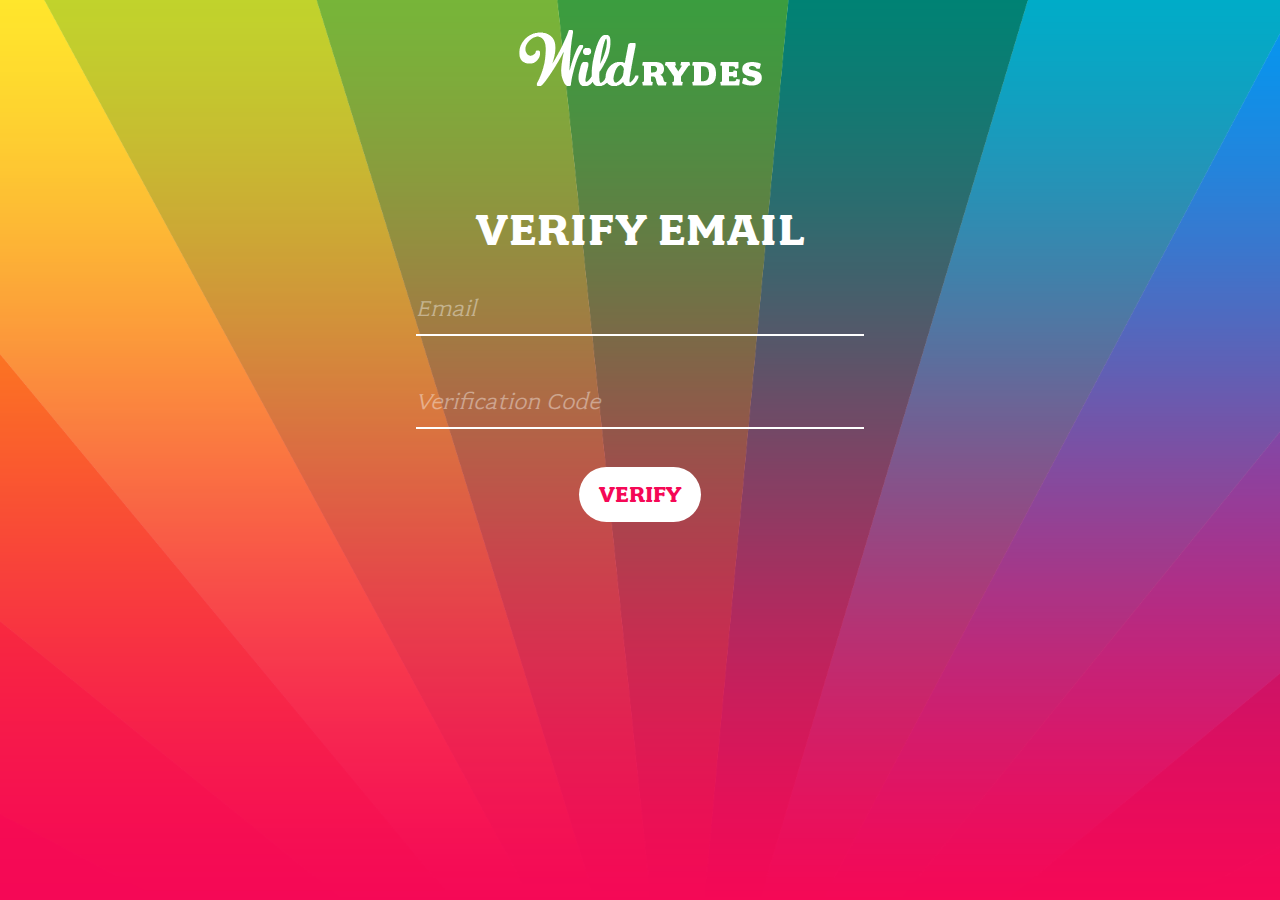
<file: verify.html>
<!DOCTYPE html>
<!--[if lt IE 7]>      <html class="no-js lt-ie9 lt-ie8 lt-ie7" lang="en"> <![endif]-->
<!--[if IE 7]>         <html class="no-js lt-ie9 lt-ie8" lang="en"> <![endif]-->
<!--[if IE 8]>         <html class="no-js lt-ie9" lang="en"> <![endif]-->
<!--[if gt IE 8]><!--> <html class="no-js" lang="en"> <!--<![endif]-->
    <head>
        <meta charset="utf-8">
        <meta http-equiv="X-UA-Compatible" content="IE=edge,chrome=1">
        <title></title>
        <meta name="description" content="">
        <meta name="viewport" content="width=device-width">

        <!-- Place favicon.ico and apple-touch-icon.png in the root directory -->

        <link rel="stylesheet" href="css/font.css">
        <link rel="stylesheet" href="css/normalize.css">
        <link rel="stylesheet" href="css/index.css">
        <link rel="stylesheet" href="/css/message.css">
    </head>
    <body>
        <!--[if lt IE 7]>
            <p class="chromeframe">You are using an <strong>outdated</strong> browser. Please <a href="http://browsehappy.com/">upgrade your browser</a> or <a href="http://www.google.com/chromeframe/?redirect=true">activate Google Chrome Frame</a> to improve your experience.</p>
        <![endif]-->

        <div id="noCognitoMessage" class="configMessage" style="display: none;">
            <div class="backdrop"></div>
            <div class="panel panel-default">
                <div class="panel-heading">
                    <h3 class="panel-title">No Cognito User Pool Configured</h3>
                </div>
                <div class="panel-body">
                    <p>There is no user pool configured in <a href="/js/config.js">/js/config.js</a>. You'll configure this in Module 2 of the workshop.</p>
                </div>
            </div>
        </div>

        <header>
          <img src="images/logo.png" alt="">
        </header>


        <section class="form-wrap">
            <h1>Verify Email</h1>
            <form id="verifyForm">
              <input type="email" id="emailInputVerify" placeholder="Email" required>
              <input type="text" id="codeInputVerify" placeholder="Verification Code" pattern=".*" required>

              <input type="submit" value="Verify">
            </form>
        </section>

        <script src="js/vendor/jquery-3.1.0.js"></script>
        <script src="js/vendor/bootstrap.min.js"></script>
        <script src="js/vendor/aws-cognito-sdk.min.js"></script>
        <script src="js/vendor/amazon-cognito-identity.min.js"></script>
        <script src="js/config.js"></script>
        <script src="js/cognito-auth.js"></script>
    </body>
</html>
</file>
<file: css/font.css>
@font-face {
    font-family: "fairplex-wide";
    font-style: normal;
    font-weight: 400;
    src: url("../fonts/fairplex-wide-n4.woff") format("woff2");
}
@font-face {
    font-family: "fairplex-wide";
    font-style: normal;
    font-weight: 700;
    src: url("../fonts/fairplex-wide-n7.woff") format("woff2");
}
</file>
<file: css/index.css>
/*
 * HTML5 Boilerplate
 *
 * What follows is the result of much research on cross-browser styling.
 * Credit left inline and big thanks to Nicolas Gallagher, Jonathan Neal,
 * Kroc Camen, and the H5BP dev community and team.
 */

/* ==========================================================================
   Base styles: opinionated defaults
   ========================================================================== */

html,
button,
input,
select,
textarea {
    color: #222;
}

body {
    font-size: 1em;
    line-height: 1.4;
}

/*
 * Remove text-shadow in selection highlight: h5bp.com/i
 * These selection declarations have to be separate.
 * Customize the background color to match your design.
 */

::-moz-selection {
    background: #b3d4fc;
    text-shadow: none;
}

::selection {
    background: #b3d4fc;
    text-shadow: none;
}

/*
 * A better looking default horizontal rule
 */

hr {
    display: block;
    height: 1px;
    border: 0;
    border-top: 1px solid #ccc;
    margin: 1em 0;
    padding: 0;
}

/*
 * Remove the gap between images and the bottom of their containers: h5bp.com/i/440
 */

img {
    vertical-align: middle;
}

/*
 * Remove default fieldset styles.
 */

fieldset {
    border: 0;
    margin: 0;
    padding: 0;
}

/*
 * Allow only vertical resizing of textareas.
 */

textarea {
    resize: vertical;
}

/* ==========================================================================
   Chrome Frame prompt
   ========================================================================== */

.chromeframe {
    margin: 0.2em 0;
    background: #ccc;
    color: #000;
    padding: 0.2em 0;
}

/* ==========================================================================
   Author's custom styles
   ========================================================================== */







/* Generic */

body{
  width: 100vw;
  height: 100vh;

  background-image: url(../images/background.png);
  background-size: cover;
  background-repeat: no-repeat;
  background-position: center bottom;

  font-family: "fairplex-wide";
  -webkit-font-smoothing: antialiased;
  -moz-osx-font-smoothing: grayscale;
}





/* Logo */


header{
  width: 100vw;
  padding: 30px 0 100px;
}

header img{
  margin: 0 auto;
  display: block;
}

@media screen and (max-width: 600px) {
  header{
    padding: 30px 0 0;
  }

  header img{
    width: 35%;
  }
}





/* Forms */

.form-wrap{
    width: 35%;
    margin: 0 auto;
}

.left-form{
  width: 47.5%;

  float: left;
}

.right-form{
  width: 47.5%;

  float: right;
}


@media screen and (max-width: 1200px) {
  .form-wrap{
    width: 90%;
  }
}


@media screen and (max-width: 600px) {
  .form-wrap{
    width: 90%;
  }

  .left-form{
    width: 100%;
  }

  .right-form{
    width: 100%;
  }
}


input[type=text], input[type=password], input[type=email] {
    width: 100%;
    padding: 12px 0;
    margin: 10px 0 30px;
    display: inline-block;
    border: none;
    border-bottom: 2px solid white;
    box-sizing: border-box;
    background: transparent;
    outline: none;

    font-family: "fairplex-wide";
    font-size: 24px;
    opacity: 1;
    color: white;
    font-weight: 400;

    -webkit-transition: border-bottom 0.4s ease-in-out;
    transition: border-bottom 0.4s ease-in-out;
}

input[type=text]:focus, input[type=password]:focus {
    border-bottom: 2px solid black;
}


input[type=text]:valid, input[type=password]:valid {
    border-bottom: 2px solid #f50856;
} /* This is a quick fix to get an authorization / valid entry state without using JS */

input[type=submit] {
    width: fit-content;
    background-color: white;
    color: #f50856;
    padding: 14px 20px;
    margin: 8px auto 30px;
    border: none;
    border-radius: 40px;
    cursor: pointer;
    display: block;

    font-family: "fairplex-wide";
    font-size: 24px;
    opacity: 1;
    font-weight: 700;
    text-transform: uppercase;

    -webkit-transition: background-color 0.2s ease-in-out;
    transition: background-color 0.2s ease-in-out;
}

input[type=submit]:hover {
    background-color: #dddddd;
    color: #bb0642;
}


::-webkit-input-placeholder { /* Chrome */
  color: white;
  font-style: italic;
  opacity: .4;

  font-family: "fairplex-wide";
  color: white;
  font-weight: 400;
}
:-ms-input-placeholder { /* IE 10+ */
  color: white;
  font-style: italic;
  opacity: .4;
}
::-moz-placeholder { /* Firefox 19+ */
  color: white;
  opacity: .4;
  font-style: italic;
}
:-moz-placeholder { /* Firefox 4 - 18 */
  color: white;
  opacity: .4;
  font-style: italic;
}





/* Typography */

h1{
  color: white;
  font-size: 48px;
  font-weight: 700;
  letter-spacing: 1px;
  text-transform: uppercase;
  text-align: center;
  margin: 10px 0;
}


@media screen and (max-width: 1200px) {
  h1{
    margin: 60px 0 0;
    font-size: 35px;
  }
}
























/* ==========================================================================
   Helper classes
   ========================================================================== */

/*
 * Image replacement
 */

.ir {
    background-color: transparent;
    border: 0;
    overflow: hidden;
    /* IE 6/7 fallback */
    *text-indent: -9999px;
}

.ir:before {
    content: "";
    display: block;
    width: 0;
    height: 150%;
}

/*
 * Hide from both screenreaders and browsers: h5bp.com/u
 */

.hidden {
    display: none !important;
    visibility: hidden;
}

/*
 * Hide only visually, but have it available for screenreaders: h5bp.com/v
 */

.visuallyhidden {
    border: 0;
    clip: rect(0 0 0 0);
    height: 1px;
    margin: -1px;
    overflow: hidden;
    padding: 0;
    position: absolute;
    width: 1px;
}

/*
 * Extends the .visuallyhidden class to allow the element to be focusable
 * when navigated to via the keyboard: h5bp.com/p
 */

.visuallyhidden.focusable:active,
.visuallyhidden.focusable:focus {
    clip: auto;
    height: auto;
    margin: 0;
    overflow: visible;
    position: static;
    width: auto;
}

/*
 * Hide visually and from screenreaders, but maintain layout
 */

.invisible {
    visibility: hidden;
}

/*
 * Clearfix: contain floats
 *
 * For modern browsers
 * 1. The space content is one way to avoid an Opera bug when the
 *    `contenteditable` attribute is included anywhere else in the document.
 *    Otherwise it causes space to appear at the top and bottom of elements
 *    that receive the `clearfix` class.
 * 2. The use of `table` rather than `block` is only necessary if using
 *    `:before` to contain the top-margins of child elements.
 */

.clearfix:before,
.clearfix:after {
    content: " "; /* 1 */
    display: table; /* 2 */
}

.clearfix:after {
    clear: both;
}

/*
 * For IE 6/7 only
 * Include this rule to trigger hasLayout and contain floats.
 */

.clearfix {
    *zoom: 1;
}

/* ==========================================================================
   EXAMPLE Media Queries for Responsive Design.
   Theses examples override the primary ('mobile first') styles.
   Modify as content requires.
   ========================================================================== */

@media only screen and (min-width: 35em) {
    /* Style adjustments for viewports that meet the condition */
}

@media print,
       (-o-min-device-pixel-ratio: 5/4),
       (-webkit-min-device-pixel-ratio: 1.25),
       (min-resolution: 120dpi) {
    /* Style adjustments for high resolution devices */
}

/* ==========================================================================
   Print styles.
   Inlined to avoid required HTTP connection: h5bp.com/r
   ========================================================================== */

@media print {
    * {
        background: transparent !important;
        color: #000 !important; /* Black prints faster: h5bp.com/s */
        box-shadow: none !important;
        text-shadow: none !important;
    }

    a,
    a:visited {
        text-decoration: underline;
    }

    a[href]:after {
        content: " (" attr(href) ")";
    }

    abbr[title]:after {
        content: " (" attr(title) ")";
    }

    /*
     * Don't show links for images, or javascript/internal links
     */

    .ir a:after,
    a[href^="javascript:"]:after,
    a[href^="#"]:after {
        content: "";
    }

    pre,
    blockquote {
        border: 1px solid #999;
        page-break-inside: avoid;
    }

    thead {
        display: table-header-group; /* h5bp.com/t */
    }

    tr,
    img {
        page-break-inside: avoid;
    }

    img {
        max-width: 100% !important;
    }

    @page {
        margin: 0.5cm;
    }

    p,
    h2,
    h3 {
        orphans: 3;
        widows: 3;
    }

    h2,
    h3 {
        page-break-after: avoid;
    }
}
</file>
<file: css/message.css>
.panel-default {
    border-color: #dddddd;
}
.panel {
    background-color: #ffffff;
    border: 1px solid rgba(0, 0, 0, 0);
    border-radius: 4px;
    box-shadow: 0 1px 1px rgba(0, 0, 0, 0.05);
}

.panel-default > .panel-heading {
    background-color: #f5f5f5;
    border-color: #dddddd;
    color: #333333;
}
.panel-heading {
    border-bottom: 1px solid rgba(0, 0, 0, 0);
    border-top-left-radius: 3px;
    border-top-right-radius: 3px;
    padding: 10px 15px;
}

.panel-title {
    color: inherit;
    font-size: 16px;
    margin-bottom: 0;
    margin-top: 0;
}

.configMessage {
    width: 100%;
    height: 100%;
    text-align: center;
    background: transparent;
    position: absolute;
    z-index: 2000;
}

.configMessage .panel {
    margin: auto;
    width: 40%;
    top: 50%;
    position: relative;
    transform: translateY(-50%);
    -ms-transform: translateY(-50%);
    -moz-transform: translateY(-50%);
    -webkit-transform: translateY(-50%);
    -o-transform: translateY(-50%);
    z-index: 100;
}

.configMessage .panel-body {
    text-align: left;
}

.configMessage .backdrop {
    position: absolute;
    width: 100%;
    height: 100%;
    background: #fff;
    opacity: 0.6;
    z-index: 50;
}
</file>
<file: css/main.css>
/*! normalize.css v4.2.0 | MIT License | github.com/necolas/normalize.css */html{font-family:sans-serif;line-height:1.15;-ms-text-size-adjust:100%;-webkit-text-size-adjust:100%}body{margin:0}article,aside,footer,header,nav,section{display:block}h1{font-size:2em;margin:.67em 0}figcaption,figure,main{display:block}figure{margin:1em 40px}hr{box-sizing:content-box;height:0;overflow:visible}pre{font-family:monospace,monospace;font-size:1em}a{background-color:transparent;-webkit-text-decoration-skip:objects}a:active,a:hover{outline-width:0}abbr[title]{border-bottom:none;text-decoration:underline;text-decoration:underline dotted}b,strong{font-weight:inherit;font-weight:bolder}code,kbd,samp{font-family:monospace,monospace;font-size:1em}dfn{font-style:italic}mark{background-color:#ff0;color:#000}small{font-size:80%}sub,sup{font-size:75%;line-height:0;position:relative;vertical-align:baseline}sub{bottom:-.25em}sup{top:-.5em}audio,video{display:inline-block}audio:not([controls]){display:none;height:0}img{border-style:none}svg:not(:root){overflow:hidden}button,input,optgroup,select,textarea{font:inherit;margin:0}optgroup{font-weight:700}button,input{overflow:visible}button,select{text-transform:none}[type=reset],[type=submit],button,html [type=button]{-webkit-appearance:button;cursor:pointer}[type=button]::-moz-focus-inner,[type=reset]::-moz-focus-inner,[type=submit]::-moz-focus-inner,button::-moz-focus-inner{border-style:none;padding:0}[type=button]:-moz-focusring,[type=reset]:-moz-focusring,[type=submit]:-moz-focusring,button:-moz-focusring{outline:1px dotted ButtonText}fieldset{border:1px solid silver;margin:0 2px;padding:.35em .625em .75em}legend{box-sizing:border-box;color:inherit;display:table;max-width:100%;padding:0;white-space:normal}progress{display:inline-block;vertical-align:baseline}textarea{overflow:auto}[type=checkbox],[type=radio]{box-sizing:border-box;padding:0}[type=number]::-webkit-inner-spin-button,[type=number]::-webkit-outer-spin-button{height:auto}[type=search]{-webkit-appearance:textfield;outline-offset:-2px}[type=search]::-webkit-search-cancel-button,[type=search]::-webkit-search-decoration{-webkit-appearance:none}::-webkit-file-upload-button{-webkit-appearance:button;font:inherit}details,menu{display:block}summary{display:list-item}canvas{display:inline-block}[hidden],template{display:none}.row{max-width:96.875rem;margin-left:auto;margin-right:auto}.row:after,.row:before{content:' ';display:table}.row:after{clear:both}.row.collapse>.column,.row.collapse>.columns{padding-left:0;padding-right:0}.row .row{max-width:none;margin-left:-.625rem;margin-right:-.625rem}@media screen and (min-width:40em){.row .row{margin-left:-.9375rem;margin-right:-.9375rem}}.row .row.collapse{margin-left:0;margin-right:0}.row.expanded{max-width:none}.row.expanded .row{margin-left:auto;margin-right:auto}.column,.columns{width:100%;float:left;padding-left:.625rem;padding-right:.625rem}@media screen and (min-width:40em){.column,.columns{padding-left:.9375rem;padding-right:.9375rem}}.column:last-child:not(:first-child),.columns:last-child:not(:first-child){float:right}.column.end:last-child:last-child,.end.columns:last-child:last-child{float:left}.column.row.row,.row.row.columns{float:none}.row .column.row.row,.row .row.row.columns{padding-left:0;padding-right:0;margin-left:0;margin-right:0}.small-1{width:8.3333333333%}.small-push-1{position:relative;left:8.3333333333%}.small-pull-1{position:relative;left:-8.3333333333%}.small-offset-0{margin-left:0}.small-2{width:16.6666666667%}.small-push-2{position:relative;left:16.6666666667%}.small-pull-2{position:relative;left:-16.6666666667%}.small-offset-1{margin-left:8.3333333333%}.small-3{width:25%}.small-push-3{position:relative;left:25%}.small-pull-3{position:relative;left:-25%}.small-offset-2{margin-left:16.6666666667%}.small-4{width:33.3333333333%}.small-push-4{position:relative;left:33.3333333333%}.small-pull-4{position:relative;left:-33.3333333333%}.small-offset-3{margin-left:25%}.small-5{width:41.6666666667%}.small-push-5{position:relative;left:41.6666666667%}.small-pull-5{position:relative;left:-41.6666666667%}.small-offset-4{margin-left:33.3333333333%}.small-6{width:50%}.small-push-6{position:relative;left:50%}.small-pull-6{position:relative;left:-50%}.small-offset-5{margin-left:41.6666666667%}.small-7{width:58.3333333333%}.small-push-7{position:relative;left:58.3333333333%}.small-pull-7{position:relative;left:-58.3333333333%}.small-offset-6{margin-left:50%}.small-8{width:66.6666666667%}.small-push-8{position:relative;left:66.6666666667%}.small-pull-8{position:relative;left:-66.6666666667%}.small-offset-7{margin-left:58.3333333333%}.small-9{width:75%}.small-push-9{position:relative;left:75%}.small-pull-9{position:relative;left:-75%}.small-offset-8{margin-left:66.6666666667%}.small-10{width:83.3333333333%}.small-push-10{position:relative;left:83.3333333333%}.small-pull-10{position:relative;left:-83.3333333333%}.small-offset-9{margin-left:75%}.small-11{width:91.6666666667%}.small-push-11{position:relative;left:91.6666666667%}.small-pull-11{position:relative;left:-91.6666666667%}.small-offset-10{margin-left:83.3333333333%}.small-12{width:100%}.small-offset-11{margin-left:91.6666666667%}.small-up-1>.column,.small-up-1>.columns{width:100%;float:left}.small-up-1>.column:nth-of-type(1n),.small-up-1>.columns:nth-of-type(1n){clear:none}.small-up-1>.column:nth-of-type(1n+1),.small-up-1>.columns:nth-of-type(1n+1){clear:both}.small-up-1>.column:last-child,.small-up-1>.columns:last-child{float:left}.small-up-2>.column,.small-up-2>.columns{width:50%;float:left}.small-up-2>.column:nth-of-type(1n),.small-up-2>.columns:nth-of-type(1n){clear:none}.small-up-2>.column:nth-of-type(2n+1),.small-up-2>.columns:nth-of-type(2n+1){clear:both}.small-up-2>.column:last-child,.small-up-2>.columns:last-child{float:left}.small-up-3>.column,.small-up-3>.columns{width:33.3333333333%;float:left}.small-up-3>.column:nth-of-type(1n),.small-up-3>.columns:nth-of-type(1n){clear:none}.small-up-3>.column:nth-of-type(3n+1),.small-up-3>.columns:nth-of-type(3n+1){clear:both}.small-up-3>.column:last-child,.small-up-3>.columns:last-child{float:left}.small-up-4>.column,.small-up-4>.columns{width:25%;float:left}.small-up-4>.column:nth-of-type(1n),.small-up-4>.columns:nth-of-type(1n){clear:none}.small-up-4>.column:nth-of-type(4n+1),.small-up-4>.columns:nth-of-type(4n+1){clear:both}.small-up-4>.column:last-child,.small-up-4>.columns:last-child{float:left}.small-up-5>.column,.small-up-5>.columns{width:20%;float:left}.small-up-5>.column:nth-of-type(1n),.small-up-5>.columns:nth-of-type(1n){clear:none}.small-up-5>.column:nth-of-type(5n+1),.small-up-5>.columns:nth-of-type(5n+1){clear:both}.small-up-5>.column:last-child,.small-up-5>.columns:last-child{float:left}.small-up-6>.column,.small-up-6>.columns{width:16.6666666667%;float:left}.small-up-6>.column:nth-of-type(1n),.small-up-6>.columns:nth-of-type(1n){clear:none}.small-up-6>.column:nth-of-type(6n+1),.small-up-6>.columns:nth-of-type(6n+1){clear:both}.small-up-6>.column:last-child,.small-up-6>.columns:last-child{float:left}.small-up-7>.column,.small-up-7>.columns{width:14.2857142857%;float:left}.small-up-7>.column:nth-of-type(1n),.small-up-7>.columns:nth-of-type(1n){clear:none}.small-up-7>.column:nth-of-type(7n+1),.small-up-7>.columns:nth-of-type(7n+1){clear:both}.small-up-7>.column:last-child,.small-up-7>.columns:last-child{float:left}.small-up-8>.column,.small-up-8>.columns{width:12.5%;float:left}.small-up-8>.column:nth-of-type(1n),.small-up-8>.columns:nth-of-type(1n){clear:none}.small-up-8>.column:nth-of-type(8n+1),.small-up-8>.columns:nth-of-type(8n+1){clear:both}.small-up-8>.column:last-child,.small-up-8>.columns:last-child{float:left}.small-collapse>.column,.small-collapse>.columns{padding-left:0;padding-right:0}.expanded.row .small-collapse.row,.small-collapse .row{margin-left:0;margin-right:0}.small-uncollapse>.column,.small-uncollapse>.columns{padding-left:.625rem;padding-right:.625rem}.small-centered{float:none;margin-left:auto;margin-right:auto}.small-pull-0,.small-push-0,.small-uncentered{position:static;margin-left:0;margin-right:0;float:left}@media screen and (min-width:40em){.medium-1{width:8.3333333333%}.medium-push-1{position:relative;left:8.3333333333%}.medium-pull-1{position:relative;left:-8.3333333333%}.medium-offset-0{margin-left:0}.medium-2{width:16.6666666667%}.medium-push-2{position:relative;left:16.6666666667%}.medium-pull-2{position:relative;left:-16.6666666667%}.medium-offset-1{margin-left:8.3333333333%}.medium-3{width:25%}.medium-push-3{position:relative;left:25%}.medium-pull-3{position:relative;left:-25%}.medium-offset-2{margin-left:16.6666666667%}.medium-4{width:33.3333333333%}.medium-push-4{position:relative;left:33.3333333333%}.medium-pull-4{position:relative;left:-33.3333333333%}.medium-offset-3{margin-left:25%}.medium-5{width:41.6666666667%}.medium-push-5{position:relative;left:41.6666666667%}.medium-pull-5{position:relative;left:-41.6666666667%}.medium-offset-4{margin-left:33.3333333333%}.medium-6{width:50%}.medium-push-6{position:relative;left:50%}.medium-pull-6{position:relative;left:-50%}.medium-offset-5{margin-left:41.6666666667%}.medium-7{width:58.3333333333%}.medium-push-7{position:relative;left:58.3333333333%}.medium-pull-7{position:relative;left:-58.3333333333%}.medium-offset-6{margin-left:50%}.medium-8{width:66.6666666667%}.medium-push-8{position:relative;left:66.6666666667%}.medium-pull-8{position:relative;left:-66.6666666667%}.medium-offset-7{margin-left:58.3333333333%}.medium-9{width:75%}.medium-push-9{position:relative;left:75%}.medium-pull-9{position:relative;left:-75%}.medium-offset-8{margin-left:66.6666666667%}.medium-10{width:83.3333333333%}.medium-push-10{position:relative;left:83.3333333333%}.medium-pull-10{position:relative;left:-83.3333333333%}.medium-offset-9{margin-left:75%}.medium-11{width:91.6666666667%}.medium-push-11{position:relative;left:91.6666666667%}.medium-pull-11{position:relative;left:-91.6666666667%}.medium-offset-10{margin-left:83.3333333333%}.medium-12{width:100%}.medium-offset-11{margin-left:91.6666666667%}.medium-up-1>.column,.medium-up-1>.columns{width:100%;float:left}.medium-up-1>.column:nth-of-type(1n),.medium-up-1>.columns:nth-of-type(1n){clear:none}.medium-up-1>.column:nth-of-type(1n+1),.medium-up-1>.columns:nth-of-type(1n+1){clear:both}.medium-up-1>.column:last-child,.medium-up-1>.columns:last-child{float:left}.medium-up-2>.column,.medium-up-2>.columns{width:50%;float:left}.medium-up-2>.column:nth-of-type(1n),.medium-up-2>.columns:nth-of-type(1n){clear:none}.medium-up-2>.column:nth-of-type(2n+1),.medium-up-2>.columns:nth-of-type(2n+1){clear:both}.medium-up-2>.column:last-child,.medium-up-2>.columns:last-child{float:left}.medium-up-3>.column,.medium-up-3>.columns{width:33.3333333333%;float:left}.medium-up-3>.column:nth-of-type(1n),.medium-up-3>.columns:nth-of-type(1n){clear:none}.medium-up-3>.column:nth-of-type(3n+1),.medium-up-3>.columns:nth-of-type(3n+1){clear:both}.medium-up-3>.column:last-child,.medium-up-3>.columns:last-child{float:left}.medium-up-4>.column,.medium-up-4>.columns{width:25%;float:left}.medium-up-4>.column:nth-of-type(1n),.medium-up-4>.columns:nth-of-type(1n){clear:none}.medium-up-4>.column:nth-of-type(4n+1),.medium-up-4>.columns:nth-of-type(4n+1){clear:both}.medium-up-4>.column:last-child,.medium-up-4>.columns:last-child{float:left}.medium-up-5>.column,.medium-up-5>.columns{width:20%;float:left}.medium-up-5>.column:nth-of-type(1n),.medium-up-5>.columns:nth-of-type(1n){clear:none}.medium-up-5>.column:nth-of-type(5n+1),.medium-up-5>.columns:nth-of-type(5n+1){clear:both}.medium-up-5>.column:last-child,.medium-up-5>.columns:last-child{float:left}.medium-up-6>.column,.medium-up-6>.columns{width:16.6666666667%;float:left}.medium-up-6>.column:nth-of-type(1n),.medium-up-6>.columns:nth-of-type(1n){clear:none}.medium-up-6>.column:nth-of-type(6n+1),.medium-up-6>.columns:nth-of-type(6n+1){clear:both}.medium-up-6>.column:last-child,.medium-up-6>.columns:last-child{float:left}.medium-up-7>.column,.medium-up-7>.columns{width:14.2857142857%;float:left}.medium-up-7>.column:nth-of-type(1n),.medium-up-7>.columns:nth-of-type(1n){clear:none}.medium-up-7>.column:nth-of-type(7n+1),.medium-up-7>.columns:nth-of-type(7n+1){clear:both}.medium-up-7>.column:last-child,.medium-up-7>.columns:last-child{float:left}.medium-up-8>.column,.medium-up-8>.columns{width:12.5%;float:left}.medium-up-8>.column:nth-of-type(1n),.medium-up-8>.columns:nth-of-type(1n){clear:none}.medium-up-8>.column:nth-of-type(8n+1),.medium-up-8>.columns:nth-of-type(8n+1){clear:both}.medium-up-8>.column:last-child,.medium-up-8>.columns:last-child{float:left}.medium-collapse>.column,.medium-collapse>.columns{padding-left:0;padding-right:0}.expanded.row .medium-collapse.row,.medium-collapse .row{margin-left:0;margin-right:0}.medium-uncollapse>.column,.medium-uncollapse>.columns{padding-left:.9375rem;padding-right:.9375rem}.medium-centered{float:none;margin-left:auto;margin-right:auto}.medium-pull-0,.medium-push-0,.medium-uncentered{position:static;margin-left:0;margin-right:0;float:left}}@media screen and (min-width:64em){.large-1{width:8.3333333333%}.large-push-1{position:relative;left:8.3333333333%}.large-pull-1{position:relative;left:-8.3333333333%}.large-offset-0{margin-left:0}.large-2{width:16.6666666667%}.large-push-2{position:relative;left:16.6666666667%}.large-pull-2{position:relative;left:-16.6666666667%}.large-offset-1{margin-left:8.3333333333%}.large-3{width:25%}.large-push-3{position:relative;left:25%}.large-pull-3{position:relative;left:-25%}.large-offset-2{margin-left:16.6666666667%}.large-4{width:33.3333333333%}.large-push-4{position:relative;left:33.3333333333%}.large-pull-4{position:relative;left:-33.3333333333%}.large-offset-3{margin-left:25%}.large-5{width:41.6666666667%}.large-push-5{position:relative;left:41.6666666667%}.large-pull-5{position:relative;left:-41.6666666667%}.large-offset-4{margin-left:33.3333333333%}.large-6{width:50%}.large-push-6{position:relative;left:50%}.large-pull-6{position:relative;left:-50%}.large-offset-5{margin-left:41.6666666667%}.large-7{width:58.3333333333%}.large-push-7{position:relative;left:58.3333333333%}.large-pull-7{position:relative;left:-58.3333333333%}.large-offset-6{margin-left:50%}.large-8{width:66.6666666667%}.large-push-8{position:relative;left:66.6666666667%}.large-pull-8{position:relative;left:-66.6666666667%}.large-offset-7{margin-left:58.3333333333%}.large-9{width:75%}.large-push-9{position:relative;left:75%}.large-pull-9{position:relative;left:-75%}.large-offset-8{margin-left:66.6666666667%}.large-10{width:83.3333333333%}.large-push-10{position:relative;left:83.3333333333%}.large-pull-10{position:relative;left:-83.3333333333%}.large-offset-9{margin-left:75%}.large-11{width:91.6666666667%}.large-push-11{position:relative;left:91.6666666667%}.large-pull-11{position:relative;left:-91.6666666667%}.large-offset-10{margin-left:83.3333333333%}.large-12{width:100%}.large-offset-11{margin-left:91.6666666667%}.large-up-1>.column,.large-up-1>.columns{width:100%;float:left}.large-up-1>.column:nth-of-type(1n),.large-up-1>.columns:nth-of-type(1n){clear:none}.large-up-1>.column:nth-of-type(1n+1),.large-up-1>.columns:nth-of-type(1n+1){clear:both}.large-up-1>.column:last-child,.large-up-1>.columns:last-child{float:left}.large-up-2>.column,.large-up-2>.columns{width:50%;float:left}.large-up-2>.column:nth-of-type(1n),.large-up-2>.columns:nth-of-type(1n){clear:none}.large-up-2>.column:nth-of-type(2n+1),.large-up-2>.columns:nth-of-type(2n+1){clear:both}.large-up-2>.column:last-child,.large-up-2>.columns:last-child{float:left}.large-up-3>.column,.large-up-3>.columns{width:33.3333333333%;float:left}.large-up-3>.column:nth-of-type(1n),.large-up-3>.columns:nth-of-type(1n){clear:none}.large-up-3>.column:nth-of-type(3n+1),.large-up-3>.columns:nth-of-type(3n+1){clear:both}.large-up-3>.column:last-child,.large-up-3>.columns:last-child{float:left}.large-up-4>.column,.large-up-4>.columns{width:25%;float:left}.large-up-4>.column:nth-of-type(1n),.large-up-4>.columns:nth-of-type(1n){clear:none}.large-up-4>.column:nth-of-type(4n+1),.large-up-4>.columns:nth-of-type(4n+1){clear:both}.large-up-4>.column:last-child,.large-up-4>.columns:last-child{float:left}.large-up-5>.column,.large-up-5>.columns{width:20%;float:left}.large-up-5>.column:nth-of-type(1n),.large-up-5>.columns:nth-of-type(1n){clear:none}.large-up-5>.column:nth-of-type(5n+1),.large-up-5>.columns:nth-of-type(5n+1){clear:both}.large-up-5>.column:last-child,.large-up-5>.columns:last-child{float:left}.large-up-6>.column,.large-up-6>.columns{width:16.6666666667%;float:left}.large-up-6>.column:nth-of-type(1n),.large-up-6>.columns:nth-of-type(1n){clear:none}.large-up-6>.column:nth-of-type(6n+1),.large-up-6>.columns:nth-of-type(6n+1){clear:both}.large-up-6>.column:last-child,.large-up-6>.columns:last-child{float:left}.large-up-7>.column,.large-up-7>.columns{width:14.2857142857%;float:left}.large-up-7>.column:nth-of-type(1n),.large-up-7>.columns:nth-of-type(1n){clear:none}.large-up-7>.column:nth-of-type(7n+1),.large-up-7>.columns:nth-of-type(7n+1){clear:both}.large-up-7>.column:last-child,.large-up-7>.columns:last-child{float:left}.large-up-8>.column,.large-up-8>.columns{width:12.5%;float:left}.large-up-8>.column:nth-of-type(1n),.large-up-8>.columns:nth-of-type(1n){clear:none}.large-up-8>.column:nth-of-type(8n+1),.large-up-8>.columns:nth-of-type(8n+1){clear:both}.large-up-8>.column:last-child,.large-up-8>.columns:last-child{float:left}.large-collapse>.column,.large-collapse>.columns{padding-left:0;padding-right:0}.expanded.row .large-collapse.row,.large-collapse .row{margin-left:0;margin-right:0}.large-uncollapse>.column,.large-uncollapse>.columns{padding-left:.9375rem;padding-right:.9375rem}.large-centered{float:none;margin-left:auto;margin-right:auto}.large-pull-0,.large-push-0,.large-uncentered{position:static;margin-left:0;margin-right:0;float:left}}@media screen and (min-width:75em){.xlarge-1{width:8.3333333333%}.xlarge-push-1{position:relative;left:8.3333333333%}.xlarge-pull-1{position:relative;left:-8.3333333333%}.xlarge-offset-0{margin-left:0}.xlarge-2{width:16.6666666667%}.xlarge-push-2{position:relative;left:16.6666666667%}.xlarge-pull-2{position:relative;left:-16.6666666667%}.xlarge-offset-1{margin-left:8.3333333333%}.xlarge-3{width:25%}.xlarge-push-3{position:relative;left:25%}.xlarge-pull-3{position:relative;left:-25%}.xlarge-offset-2{margin-left:16.6666666667%}.xlarge-4{width:33.3333333333%}.xlarge-push-4{position:relative;left:33.3333333333%}.xlarge-pull-4{position:relative;left:-33.3333333333%}.xlarge-offset-3{margin-left:25%}.xlarge-5{width:41.6666666667%}.xlarge-push-5{position:relative;left:41.6666666667%}.xlarge-pull-5{position:relative;left:-41.6666666667%}.xlarge-offset-4{margin-left:33.3333333333%}.xlarge-6{width:50%}.xlarge-push-6{position:relative;left:50%}.xlarge-pull-6{position:relative;left:-50%}.xlarge-offset-5{margin-left:41.6666666667%}.xlarge-7{width:58.3333333333%}.xlarge-push-7{position:relative;left:58.3333333333%}.xlarge-pull-7{position:relative;left:-58.3333333333%}.xlarge-offset-6{margin-left:50%}.xlarge-8{width:66.6666666667%}.xlarge-push-8{position:relative;left:66.6666666667%}.xlarge-pull-8{position:relative;left:-66.6666666667%}.xlarge-offset-7{margin-left:58.3333333333%}.xlarge-9{width:75%}.xlarge-push-9{position:relative;left:75%}.xlarge-pull-9{position:relative;left:-75%}.xlarge-offset-8{margin-left:66.6666666667%}.xlarge-10{width:83.3333333333%}.xlarge-push-10{position:relative;left:83.3333333333%}.xlarge-pull-10{position:relative;left:-83.3333333333%}.xlarge-offset-9{margin-left:75%}.xlarge-11{width:91.6666666667%}.xlarge-push-11{position:relative;left:91.6666666667%}.xlarge-pull-11{position:relative;left:-91.6666666667%}.xlarge-offset-10{margin-left:83.3333333333%}.xlarge-12{width:100%}.xlarge-offset-11{margin-left:91.6666666667%}.xlarge-up-1>.column,.xlarge-up-1>.columns{width:100%;float:left}.xlarge-up-1>.column:nth-of-type(1n),.xlarge-up-1>.columns:nth-of-type(1n){clear:none}.xlarge-up-1>.column:nth-of-type(1n+1),.xlarge-up-1>.columns:nth-of-type(1n+1){clear:both}.xlarge-up-1>.column:last-child,.xlarge-up-1>.columns:last-child{float:left}.xlarge-up-2>.column,.xlarge-up-2>.columns{width:50%;float:left}.xlarge-up-2>.column:nth-of-type(1n),.xlarge-up-2>.columns:nth-of-type(1n){clear:none}.xlarge-up-2>.column:nth-of-type(2n+1),.xlarge-up-2>.columns:nth-of-type(2n+1){clear:both}.xlarge-up-2>.column:last-child,.xlarge-up-2>.columns:last-child{float:left}.xlarge-up-3>.column,.xlarge-up-3>.columns{width:33.3333333333%;float:left}.xlarge-up-3>.column:nth-of-type(1n),.xlarge-up-3>.columns:nth-of-type(1n){clear:none}.xlarge-up-3>.column:nth-of-type(3n+1),.xlarge-up-3>.columns:nth-of-type(3n+1){clear:both}.xlarge-up-3>.column:last-child,.xlarge-up-3>.columns:last-child{float:left}.xlarge-up-4>.column,.xlarge-up-4>.columns{width:25%;float:left}.xlarge-up-4>.column:nth-of-type(1n),.xlarge-up-4>.columns:nth-of-type(1n){clear:none}.xlarge-up-4>.column:nth-of-type(4n+1),.xlarge-up-4>.columns:nth-of-type(4n+1){clear:both}.xlarge-up-4>.column:last-child,.xlarge-up-4>.columns:last-child{float:left}.xlarge-up-5>.column,.xlarge-up-5>.columns{width:20%;float:left}.xlarge-up-5>.column:nth-of-type(1n),.xlarge-up-5>.columns:nth-of-type(1n){clear:none}.xlarge-up-5>.column:nth-of-type(5n+1),.xlarge-up-5>.columns:nth-of-type(5n+1){clear:both}.xlarge-up-5>.column:last-child,.xlarge-up-5>.columns:last-child{float:left}.xlarge-up-6>.column,.xlarge-up-6>.columns{width:16.6666666667%;float:left}.xlarge-up-6>.column:nth-of-type(1n),.xlarge-up-6>.columns:nth-of-type(1n){clear:none}.xlarge-up-6>.column:nth-of-type(6n+1),.xlarge-up-6>.columns:nth-of-type(6n+1){clear:both}.xlarge-up-6>.column:last-child,.xlarge-up-6>.columns:last-child{float:left}.xlarge-up-7>.column,.xlarge-up-7>.columns{width:14.2857142857%;float:left}.xlarge-up-7>.column:nth-of-type(1n),.xlarge-up-7>.columns:nth-of-type(1n){clear:none}.xlarge-up-7>.column:nth-of-type(7n+1),.xlarge-up-7>.columns:nth-of-type(7n+1){clear:both}.xlarge-up-7>.column:last-child,.xlarge-up-7>.columns:last-child{float:left}.xlarge-up-8>.column,.xlarge-up-8>.columns{width:12.5%;float:left}.xlarge-up-8>.column:nth-of-type(1n),.xlarge-up-8>.columns:nth-of-type(1n){clear:none}.xlarge-up-8>.column:nth-of-type(8n+1),.xlarge-up-8>.columns:nth-of-type(8n+1){clear:both}.xlarge-up-8>.column:last-child,.xlarge-up-8>.columns:last-child{float:left}.xlarge-collapse>.column,.xlarge-collapse>.columns{padding-left:0;padding-right:0}.expanded.row .xlarge-collapse.row,.xlarge-collapse .row{margin-left:0;margin-right:0}.xlarge-uncollapse>.column,.xlarge-uncollapse>.columns{padding-left:.9375rem;padding-right:.9375rem}.xlarge-centered{float:none;margin-left:auto;margin-right:auto}.xlarge-pull-0,.xlarge-push-0,.xlarge-uncentered{position:static;margin-left:0;margin-right:0;float:left}}@media screen and (min-width:90em){.xxlarge-1{width:8.3333333333%}.xxlarge-push-1{position:relative;left:8.3333333333%}.xxlarge-pull-1{position:relative;left:-8.3333333333%}.xxlarge-offset-0{margin-left:0}.xxlarge-2{width:16.6666666667%}.xxlarge-push-2{position:relative;left:16.6666666667%}.xxlarge-pull-2{position:relative;left:-16.6666666667%}.xxlarge-offset-1{margin-left:8.3333333333%}.xxlarge-3{width:25%}.xxlarge-push-3{position:relative;left:25%}.xxlarge-pull-3{position:relative;left:-25%}.xxlarge-offset-2{margin-left:16.6666666667%}.xxlarge-4{width:33.3333333333%}.xxlarge-push-4{position:relative;left:33.3333333333%}.xxlarge-pull-4{position:relative;left:-33.3333333333%}.xxlarge-offset-3{margin-left:25%}.xxlarge-5{width:41.6666666667%}.xxlarge-push-5{position:relative;left:41.6666666667%}.xxlarge-pull-5{position:relative;left:-41.6666666667%}.xxlarge-offset-4{margin-left:33.3333333333%}.xxlarge-6{width:50%}.xxlarge-push-6{position:relative;left:50%}.xxlarge-pull-6{position:relative;left:-50%}.xxlarge-offset-5{margin-left:41.6666666667%}.xxlarge-7{width:58.3333333333%}.xxlarge-push-7{position:relative;left:58.3333333333%}.xxlarge-pull-7{position:relative;left:-58.3333333333%}.xxlarge-offset-6{margin-left:50%}.xxlarge-8{width:66.6666666667%}.xxlarge-push-8{position:relative;left:66.6666666667%}.xxlarge-pull-8{position:relative;left:-66.6666666667%}.xxlarge-offset-7{margin-left:58.3333333333%}.xxlarge-9{width:75%}.xxlarge-push-9{position:relative;left:75%}.xxlarge-pull-9{position:relative;left:-75%}.xxlarge-offset-8{margin-left:66.6666666667%}.xxlarge-10{width:83.3333333333%}.xxlarge-push-10{position:relative;left:83.3333333333%}.xxlarge-pull-10{position:relative;left:-83.3333333333%}.xxlarge-offset-9{margin-left:75%}.xxlarge-11{width:91.6666666667%}.xxlarge-push-11{position:relative;left:91.6666666667%}.xxlarge-pull-11{position:relative;left:-91.6666666667%}.xxlarge-offset-10{margin-left:83.3333333333%}.xxlarge-12{width:100%}.xxlarge-offset-11{margin-left:91.6666666667%}.xxlarge-up-1>.column,.xxlarge-up-1>.columns{width:100%;float:left}.xxlarge-up-1>.column:nth-of-type(1n),.xxlarge-up-1>.columns:nth-of-type(1n){clear:none}.xxlarge-up-1>.column:nth-of-type(1n+1),.xxlarge-up-1>.columns:nth-of-type(1n+1){clear:both}.xxlarge-up-1>.column:last-child,.xxlarge-up-1>.columns:last-child{float:left}.xxlarge-up-2>.column,.xxlarge-up-2>.columns{width:50%;float:left}.xxlarge-up-2>.column:nth-of-type(1n),.xxlarge-up-2>.columns:nth-of-type(1n){clear:none}.xxlarge-up-2>.column:nth-of-type(2n+1),.xxlarge-up-2>.columns:nth-of-type(2n+1){clear:both}.xxlarge-up-2>.column:last-child,.xxlarge-up-2>.columns:last-child{float:left}.xxlarge-up-3>.column,.xxlarge-up-3>.columns{width:33.3333333333%;float:left}.xxlarge-up-3>.column:nth-of-type(1n),.xxlarge-up-3>.columns:nth-of-type(1n){clear:none}.xxlarge-up-3>.column:nth-of-type(3n+1),.xxlarge-up-3>.columns:nth-of-type(3n+1){clear:both}.xxlarge-up-3>.column:last-child,.xxlarge-up-3>.columns:last-child{float:left}.xxlarge-up-4>.column,.xxlarge-up-4>.columns{width:25%;float:left}.xxlarge-up-4>.column:nth-of-type(1n),.xxlarge-up-4>.columns:nth-of-type(1n){clear:none}.xxlarge-up-4>.column:nth-of-type(4n+1),.xxlarge-up-4>.columns:nth-of-type(4n+1){clear:both}.xxlarge-up-4>.column:last-child,.xxlarge-up-4>.columns:last-child{float:left}.xxlarge-up-5>.column,.xxlarge-up-5>.columns{width:20%;float:left}.xxlarge-up-5>.column:nth-of-type(1n),.xxlarge-up-5>.columns:nth-of-type(1n){clear:none}.xxlarge-up-5>.column:nth-of-type(5n+1),.xxlarge-up-5>.columns:nth-of-type(5n+1){clear:both}.xxlarge-up-5>.column:last-child,.xxlarge-up-5>.columns:last-child{float:left}.xxlarge-up-6>.column,.xxlarge-up-6>.columns{width:16.6666666667%;float:left}.xxlarge-up-6>.column:nth-of-type(1n),.xxlarge-up-6>.columns:nth-of-type(1n){clear:none}.xxlarge-up-6>.column:nth-of-type(6n+1),.xxlarge-up-6>.columns:nth-of-type(6n+1){clear:both}.xxlarge-up-6>.column:last-child,.xxlarge-up-6>.columns:last-child{float:left}.xxlarge-up-7>.column,.xxlarge-up-7>.columns{width:14.2857142857%;float:left}.xxlarge-up-7>.column:nth-of-type(1n),.xxlarge-up-7>.columns:nth-of-type(1n){clear:none}.xxlarge-up-7>.column:nth-of-type(7n+1),.xxlarge-up-7>.columns:nth-of-type(7n+1){clear:both}.xxlarge-up-7>.column:last-child,.xxlarge-up-7>.columns:last-child{float:left}.xxlarge-up-8>.column,.xxlarge-up-8>.columns{width:12.5%;float:left}.xxlarge-up-8>.column:nth-of-type(1n),.xxlarge-up-8>.columns:nth-of-type(1n){clear:none}.xxlarge-up-8>.column:nth-of-type(8n+1),.xxlarge-up-8>.columns:nth-of-type(8n+1){clear:both}.xxlarge-up-8>.column:last-child,.xxlarge-up-8>.columns:last-child{float:left}.xxlarge-collapse>.column,.xxlarge-collapse>.columns{padding-left:0;padding-right:0}.expanded.row .xxlarge-collapse.row,.xxlarge-collapse .row{margin-left:0;margin-right:0}.xxlarge-uncollapse>.column,.xxlarge-uncollapse>.columns{padding-left:.9375rem;padding-right:.9375rem}.xxlarge-centered{float:none;margin-left:auto;margin-right:auto}.xxlarge-pull-0,.xxlarge-push-0,.xxlarge-uncentered{position:static;margin-left:0;margin-right:0;float:left}}.footer-nav ul,.site-nav ul{margin:0;padding:0;list-style:none}*,:after,:before{box-sizing:border-box}html{line-height:1.4}html.menu-opened{overflow:hidden}body{font-family:fairplex-wide,serif;font-size:125%;-webkit-font-smoothing:antialiased;-moz-osx-font-smoothing:grayscale}h1,h2,h3,h4,h5{line-height:1;margin:0 0 .9375rem;text-transform:uppercase;font-size:1.5rem}@media screen and (min-width:40em){h1,h2,h3,h4,h5{font-size:2.25rem}}@media screen and (min-width:64em){h1,h2,h3,h4,h5{font-size:3rem}}::-webkit-input-placeholder{color:hsla(0,0%,100%,.4);font-style:italic}::-moz-placeholder{color:hsla(0,0%,100%,.4);font-style:italic}:-ms-input-placeholder{color:hsla(0,0%,100%,.4);font-style:italic}a{color:#f50856;text-decoration:none}img{max-width:100%}.content{font-style:italic}.site-nav{background:url(../images/star-pattern.png) 50% hsla(0,0%,100%,.2);-webkit-box-align:center;-ms-flex-align:center;align-items:center;display:-webkit-box;display:-ms-flexbox;display:flex;-webkit-box-pack:center;-ms-flex-pack:center;justify-content:center;text-align:center;position:fixed;top:0;left:0;opacity:0;height:100vh;width:100%;z-index:-1;-webkit-transition:all .2s ease-in-out;transition:all .2s ease-in-out}.menu-opened .site-nav{opacity:1;z-index:100}.site-nav li{margin:.9375rem 0}.site-nav a{color:#000;font-weight:700}.site-nav a:hover{color:#f50856}@media screen and (min-width:40em){.site-nav a{font-size:2.5rem}}@media screen and (min-width:64em){.site-nav a{font-size:3.125rem}}.btn-menu{background:none;width:30px;height:19px;-webkit-appearance:none;-moz-appearance:none;appearance:none;border:none;cursor:pointer;outline:none;position:absolute;padding:0;right:1.25rem;top:1.25rem;z-index:200;text-indent:-999em}.btn-menu span,.btn-menu span:after,.btn-menu span:before{cursor:pointer;width:30px;height:3px}.btn-menu span{display:block;position:relative;background:#fff;-webkit-transition:all 0ms .3s;transition:all 0ms .3s}.btn-menu span:before{bottom:8px;-webkit-transition:bottom .3s cubic-bezier(.23,1,.32,1) .3s,-webkit-transform .3s cubic-bezier(.23,1,.32,1);transition:bottom .3s cubic-bezier(.23,1,.32,1) .3s,-webkit-transform .3s cubic-bezier(.23,1,.32,1);transition:bottom .3s cubic-bezier(.23,1,.32,1) .3s,transform .3s cubic-bezier(.23,1,.32,1);transition:bottom .3s cubic-bezier(.23,1,.32,1) .3s,transform .3s cubic-bezier(.23,1,.32,1),-webkit-transform .3s cubic-bezier(.23,1,.32,1)}.btn-menu span:after,.btn-menu span:before{content:"";position:absolute;left:0;background:#fff}.btn-menu span:after{top:8px;-webkit-transition:top .3s cubic-bezier(.23,1,.32,1) .3s,-webkit-transform .3s cubic-bezier(.23,1,.32,1);transition:top .3s cubic-bezier(.23,1,.32,1) .3s,-webkit-transform .3s cubic-bezier(.23,1,.32,1);transition:top .3s cubic-bezier(.23,1,.32,1) .3s,transform .3s cubic-bezier(.23,1,.32,1);transition:top .3s cubic-bezier(.23,1,.32,1) .3s,transform .3s cubic-bezier(.23,1,.32,1),-webkit-transform .3s cubic-bezier(.23,1,.32,1)}.menu-opened .btn-menu span{background:hsla(0,0%,100%,0)}.menu-opened .btn-menu span:after{background:#000;top:0;-webkit-transform:rotate(45deg);transform:rotate(45deg);-webkit-transition:top .3s cubic-bezier(.23,1,.32,1),-webkit-transform .3s cubic-bezier(.23,1,.32,1) .3s;transition:top .3s cubic-bezier(.23,1,.32,1),-webkit-transform .3s cubic-bezier(.23,1,.32,1) .3s;transition:top .3s cubic-bezier(.23,1,.32,1),transform .3s cubic-bezier(.23,1,.32,1) .3s;transition:top .3s cubic-bezier(.23,1,.32,1),transform .3s cubic-bezier(.23,1,.32,1) .3s,-webkit-transform .3s cubic-bezier(.23,1,.32,1) .3s}.menu-opened .btn-menu span:before{background:#000;bottom:0;-webkit-transform:rotate(-45deg);transform:rotate(-45deg);-webkit-transition:bottom .3s cubic-bezier(.23,1,.32,1),-webkit-transform .3s cubic-bezier(.23,1,.32,1) .3s;transition:bottom .3s cubic-bezier(.23,1,.32,1),-webkit-transform .3s cubic-bezier(.23,1,.32,1) .3s;transition:bottom .3s cubic-bezier(.23,1,.32,1),transform .3s cubic-bezier(.23,1,.32,1) .3s;transition:bottom .3s cubic-bezier(.23,1,.32,1),transform .3s cubic-bezier(.23,1,.32,1) .3s,-webkit-transform .3s cubic-bezier(.23,1,.32,1) .3s}.site-logo{display:block;background:url(../images/wr-logo-white.png) no-repeat;height:3.5rem;width:15.1875rem;text-indent:-999em;margin:0 auto 2.5rem}.site-logo.dark{background:url(../images/wr-logo-black.png) no-repeat}@media screen and (min-width:64em){.site-logo{margin-bottom:6.25rem}}.site-footer{background:#000;padding:2.5rem 0;text-align:center}@media screen and (min-width:40em){.site-footer{padding:3.125rem 0 6.25rem}}.footer-nav{margin-bottom:.9375rem}.footer-nav ul{line-height:1.5}@media screen and (min-width:40em){.footer-nav li{display:inline-block;margin:0 .625rem}}@media screen and (min-width:64em){.footer-nav li{margin:0 1.25rem}}.footer-nav a{color:#fff;font-size:1.125rem}.footer-nav a:hover{color:#f50856}.footer-legal{color:#555;font-size:1.125rem}.page-home .site-header{position:relative}.page-home .site-header .title{background:url(../images/wr-home-top.jpg) no-repeat top;background-size:cover;padding-bottom:70.2753441802%;margin:0;text-indent:-999em;position:relative}@media screen and (min-width:75em){.page-home .site-header .title:after{background:-webkit-linear-gradient(top,transparent,rgba(243,8,85,.85) 99%,rgba(245,8,86,.85));background:linear-gradient(180deg,transparent 0,rgba(243,8,85,.85) 99%,rgba(245,8,86,.85));content:'';height:3.75rem;width:100%;position:absolute;left:0;bottom:0}}.page-home 
.home-button{
  -webkit-appearance:none;
  -moz-appearance:none;
  appearance:none;
  background:#fff;
  border:1px solid transparent;
  border-radius:1.25rem;color:#f50856;
  font-size:1.25rem;
  text-transform:uppercase;
  padding:.3125rem 1.5625rem;
  margin: 5px;
  position:static;
  /*left:45%;
  bottom:5%;
  -webkit-transform:translateX(-50%);
  transform:translateX(-50%);*/
  font-weight:700}

.home-button2{
  -webkit-appearance:none;
  -moz-appearance:none;
  appearance:none;
  background:#fff;
  border:1px solid transparent;
  border-radius:1.25rem;color:#f50856;
  font-size:1.25rem;
  text-transform:uppercase;
  padding:.3125rem 1.5625rem;
  margin:5px;
  position:static;
  /*left:55%;
  bottom:5%;
  -webkit-transform:translateX(-50%);
  transform:translateX(-50%);*/
  font-weight:700}

@media screen and (min-width:40em){.page-home .home-button{bottom:22%}}.home-about{background:#f50856;color:#fff;padding:5rem 0;text-align:center}.home-about-block{margin:2.5rem 0}@media screen and (min-width:64em){.home-about-block{margin:5rem 0 0}}@media screen and (min-width:90em){.home-about-block{max-width:15rem;margin-left:auto;margin-right:auto}}.home-about-block .title{margin:0}.home-about-block .title:before{content:'';display:block;margin:0 auto 1.25rem;height:12.75rem}@media screen and (min-width:64em){.home-about-block .title{font-size:2.375rem}}.home-about-block .content{margin:0}.home-about-block .icon-download:before{background:url(../images/wr-home-block-1.png) no-repeat;width:11rem}.home-about-block .icon-unicorn:before{background:url(../images/wr-home-block-2.png) no-repeat;width:14.75rem}.home-about-block .icon-price:before{background:url(../images/wr-home-block-3.png) no-repeat;width:13.75rem}.home-about-block .icon-success:before{background:url(../images/wr-home-block-4.png) no-repeat;width:14.75rem}.home-story{background:url(../images/wr-home-about.jpg) no-repeat bottom;background-size:cover;color:#fff;text-align:center;padding:5rem 0}@media screen and (min-width:64em){.home-story{height:54.6875rem;display:-webkit-box;display:-ms-flexbox;display:flex;-webkit-box-align:center;-ms-flex-align:center;align-items:center}}@media screen and (min-width:75em){.home-story{height:63.75rem}}.home-sign-up{background:#000;color:#fff;text-align:center;padding:5rem 0}.home-sign-up .icon-w{max-width:50%}@media screen and (min-width:64em){.home-sign-up .icon-w{max-width:100%}}.home-sign-up form{max-width:45rem;margin:1.875rem auto;overflow:hidden}.home-sign-up form input{background:#333;border:1px solid transparent;color:#fff;padding:.3125rem;outline:none;width:100%}@media screen and (min-width:40em){.home-sign-up form input{border-top-left-radius:40px;border-bottom-left-radius:40px;float:left;height:3.4375rem;padding:.3125rem 1.875rem;width:calc(100% - 230px)}}.home-sign-up form button{background:#fff;border:1px solid transparent;color:#000;font-weight:700;text-transform:uppercase;outline:none;width:100%}@media screen and (min-width:40em){.home-sign-up form button{border-top-right-radius:40px;border-bottom-right-radius:40px;float:left;height:3.4375rem;width:14.375rem}}.home-sign-up .apps{margin:1.875rem 0}@media screen and (min-width:40em){.home-sign-up .apps a{margin:0 .3125rem}}.home-sign-up .social a{display:inline-block;text-indent:-999em;height:1.5rem;width:1.5rem;margin:0 .625rem;vertical-align:middle}.home-sign-up .social .icon-fb{background:url(../images/wr-home-facebook.png) no-repeat;height:1.5625rem;width:1.5625rem}.home-sign-up .social .icon-tw{background:url(../images/wr-home-twitter.png) no-repeat}.home-sign-up .social .icon-ig{background:url(../images/wr-home-instagram.png) no-repeat}.home-sign-up .social .icon-wc{background:url(../images/wr-home-wechat.png) no-repeat;width:1.8125rem}.home-sign-up .social .icon-wb{background:url(../images/wr-home-weibo.png) no-repeat;width:1.6875rem}.home-quote{background:url(../images/wr-home-quote.jpg) no-repeat bottom;background-size:cover;color:#fff;text-align:center;padding:5rem 0;line-height:.9}@media screen and (min-width:40em){.home-quote{display:-webkit-box;display:-ms-flexbox;display:flex;-webkit-box-align:center;-ms-flex-align:center;align-items:center}}@media screen and (min-width:64em){.home-quote{height:37.5rem}}@media screen and (min-width:75em){.home-quote{height:50rem}}.home-quote .quote{text-transform:uppercase;font-weight:900;margin-bottom:2.5rem}@media screen and (min-width:40em){.home-quote .quote{font-size:1.875rem}}@media screen and (min-width:64em){.home-quote .quote{font-size:3.125rem}}.home-quote .quoter{font-style:italic}.kraken-callout{background:#00bbd3;color:#fff;text-align:center;padding:5rem 0}@media screen and (min-width:40em){.kraken-callout .row{display:-webkit-box;display:-ms-flexbox;display:flex;-webkit-box-align:center;-ms-flex-align:center;align-items:center}}.kraken-callout img{max-width:80%;margin-bottom:1.25rem}@media screen and (min-width:40em){.kraken-callout img{max-width:100%;margin:0}}.page-unicorns .site-header{background:url(../images/wr-unicorn-header.png) no-repeat top;background-size:cover;text-align:center;padding:1.875rem 0}@media screen and (min-width:64em){.page-unicorns .site-header{min-height:31.25rem}}@media screen and (min-width:90em){.page-unicorns .site-header{min-height:40.625rem}}.unicorns-list{margin-top:2.5rem;text-align:center}@media screen and (min-width:64em){.unicorns-list{margin-bottom:3.75rem}}.unicorns-list img{margin-bottom:1.25rem}.unicorns-list .title{margin:0}.unicorns-list .subtitle{font-style:italic}.unicorns-list .subtitle:after{content:'-';display:block}.unicorns-list .content{margin-top:0}.unicorns-list .unicorn{overflow:hidden;margin-bottom:1.875rem}@media screen and (min-width:40em){.unicorns-list .unicorn{display:-webkit-box;display:-ms-flexbox;display:flex;-webkit-box-align:center;-ms-flex-align:center;align-items:center}}.unicorns-list .jimmy .subtitle,.unicorns-list .jimmy .title{color:#f50856}.unicorns-list .henry .subtitle,.unicorns-list .henry .title{color:#00bbd3}.unicorns-list .veronica .subtitle,.unicorns-list .veronica .title{color:#ffc400}.page-investors .top-section{background:url(../images/wr-investors-header.png) no-repeat bottom;background-size:cover;text-align:center;padding:1.875rem 0}@media screen and (min-width:64em){.page-investors .top-section{padding-bottom:3.75rem}}.investors-list{color:#fff;text-align:center}@media screen and (min-width:64em){.investors-list{margin-top:3.75rem}}.investors-list .investor{margin:0 auto 2.5rem;max-width:25rem}@media screen and (min-width:64em){.investors-list .investor{max-width:100%}}.investors-list .title{-webkit-hyphens:auto;-ms-hyphens:auto;hyphens:auto;margin:0}.investors-list .title:before{content:'';display:block;margin:0 auto 1.25rem;height:10.875rem}@media screen and (min-width:40em){.investors-list .title{font-size:1.875rem}}.investors-list .title.pcp:before{background:url(../images/wr-investors-pcp.png) no-repeat 50%;width:8.8125rem}.investors-list .title.awesome:before{background:url(../images/wr-investors-awesome.png) no-repeat 50%;width:7.75rem}.investors-list .title.barn:before{background:url(../images/wr-investors-thebarn.png) no-repeat 50%;width:7.4375rem}.investors-list .subtitle{font-style:italic}.board-directors{background:#000;color:#fff;text-align:center}@media screen and (min-width:64em){.board-directors{padding:1.875rem 0}}.board-directors .block{display:-webkit-box;display:-ms-flexbox;display:flex;-webkit-box-align:center;-ms-flex-align:center;align-items:center;-webkit-box-pack:center;-ms-flex-pack:center;justify-content:center;-webkit-box-orient:vertical;-webkit-box-direction:normal;-ms-flex-direction:column;flex-direction:column;padding:1.25rem;min-height:15.625rem;margin-bottom:.9375rem;background-position:50%;background-repeat:no-repeat;background-size:cover}@media screen and (min-width:64em){.board-directors .block{margin-bottom:1.875rem;min-height:24.375rem}}.board-directors .block:not(.intro){color:#000}.board-directors .block:not(.intro) .title{margin:0 0 .625rem}@media screen and (min-width:40em){.board-directors .block:not(.intro) .title{font-size:1.875rem}}.board-directors .block.one{background-image:url(../images/wr-investors-1.png)}.board-directors .block.two{background-image:url(../images/wr-investors-2.png)}.board-directors .block.three{background-image:url(../images/wr-investors-3.png)}.board-directors .block.four{background-image:url(../images/wr-investors-4.png)}.board-directors .block.five{background-image:url(../images/wr-investors-5.png)}.board-directors .content{margin:0;line-height:1.1}.page-faq .site-header{background:url(../images/wr-faq-header.jpg) no-repeat top;background-size:cover;color:#fff;text-align:center;padding:1.875rem 0}@media screen and (min-width:64em){.page-faq .site-header{min-height:30rem}}@media screen and (min-width:75em){.page-faq .site-header{min-height:34.375rem}}.faq-list{padding:2.5rem 0}@media screen and (min-width:40em){.faq-list{padding:3.75rem 0}}@media screen and (min-width:64em){.faq-list{font-size:1.5rem;padding:5rem 0}}.faq-list dl{margin:0}.faq-list dt{font-weight:700}.faq-list dd{margin:0 0 1.875rem}.page-apply .site-header{background:url(../images/wr-apply-header.png) no-repeat bottom;background-size:cover;color:#fff;text-align:center;padding:1.875rem 0}@media screen and (min-width:64em){.page-apply .site-header{min-height:30rem}}@media screen and (min-width:75em){.page-apply .site-header{min-height:34.375rem}}.page-apply .content{font-style:normal;font-weight:700;padding:2.5rem 0}@media screen and (min-width:64em){.page-apply .content{font-size:1.5rem}}
</file>
